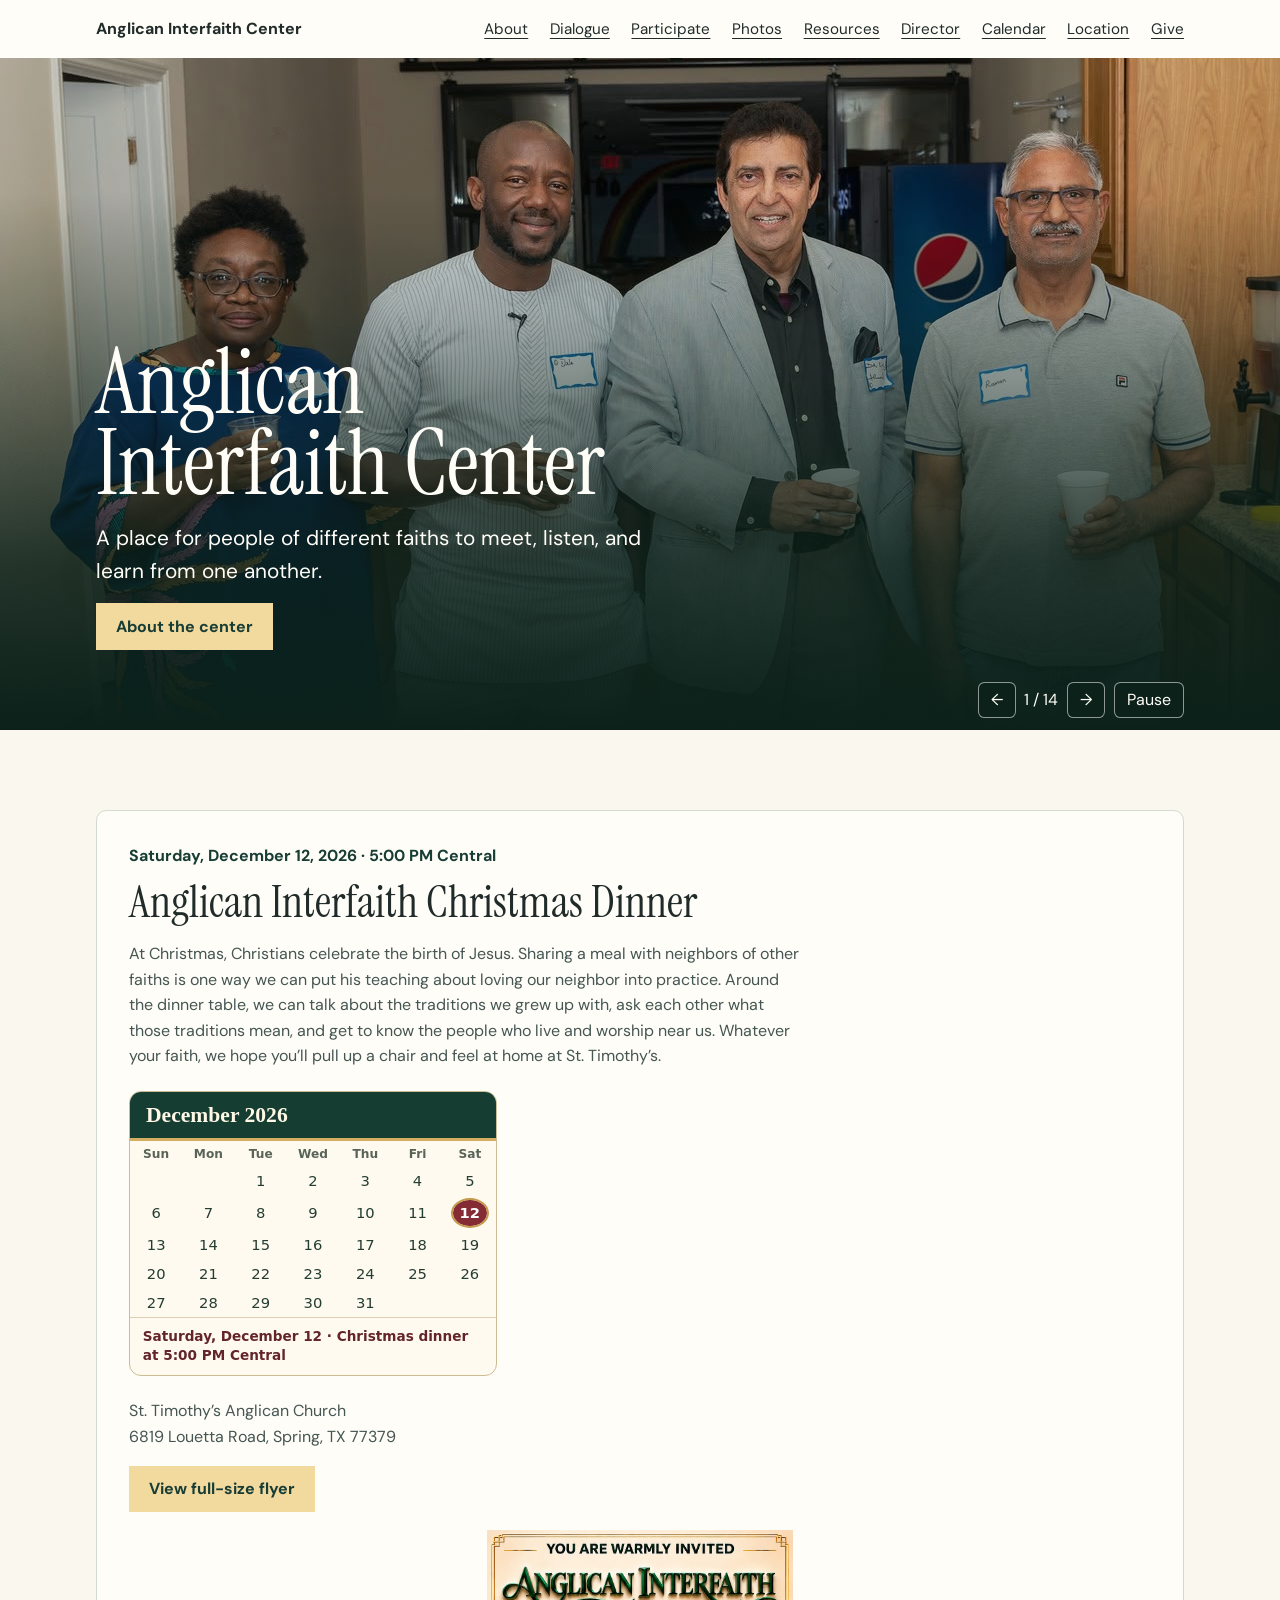
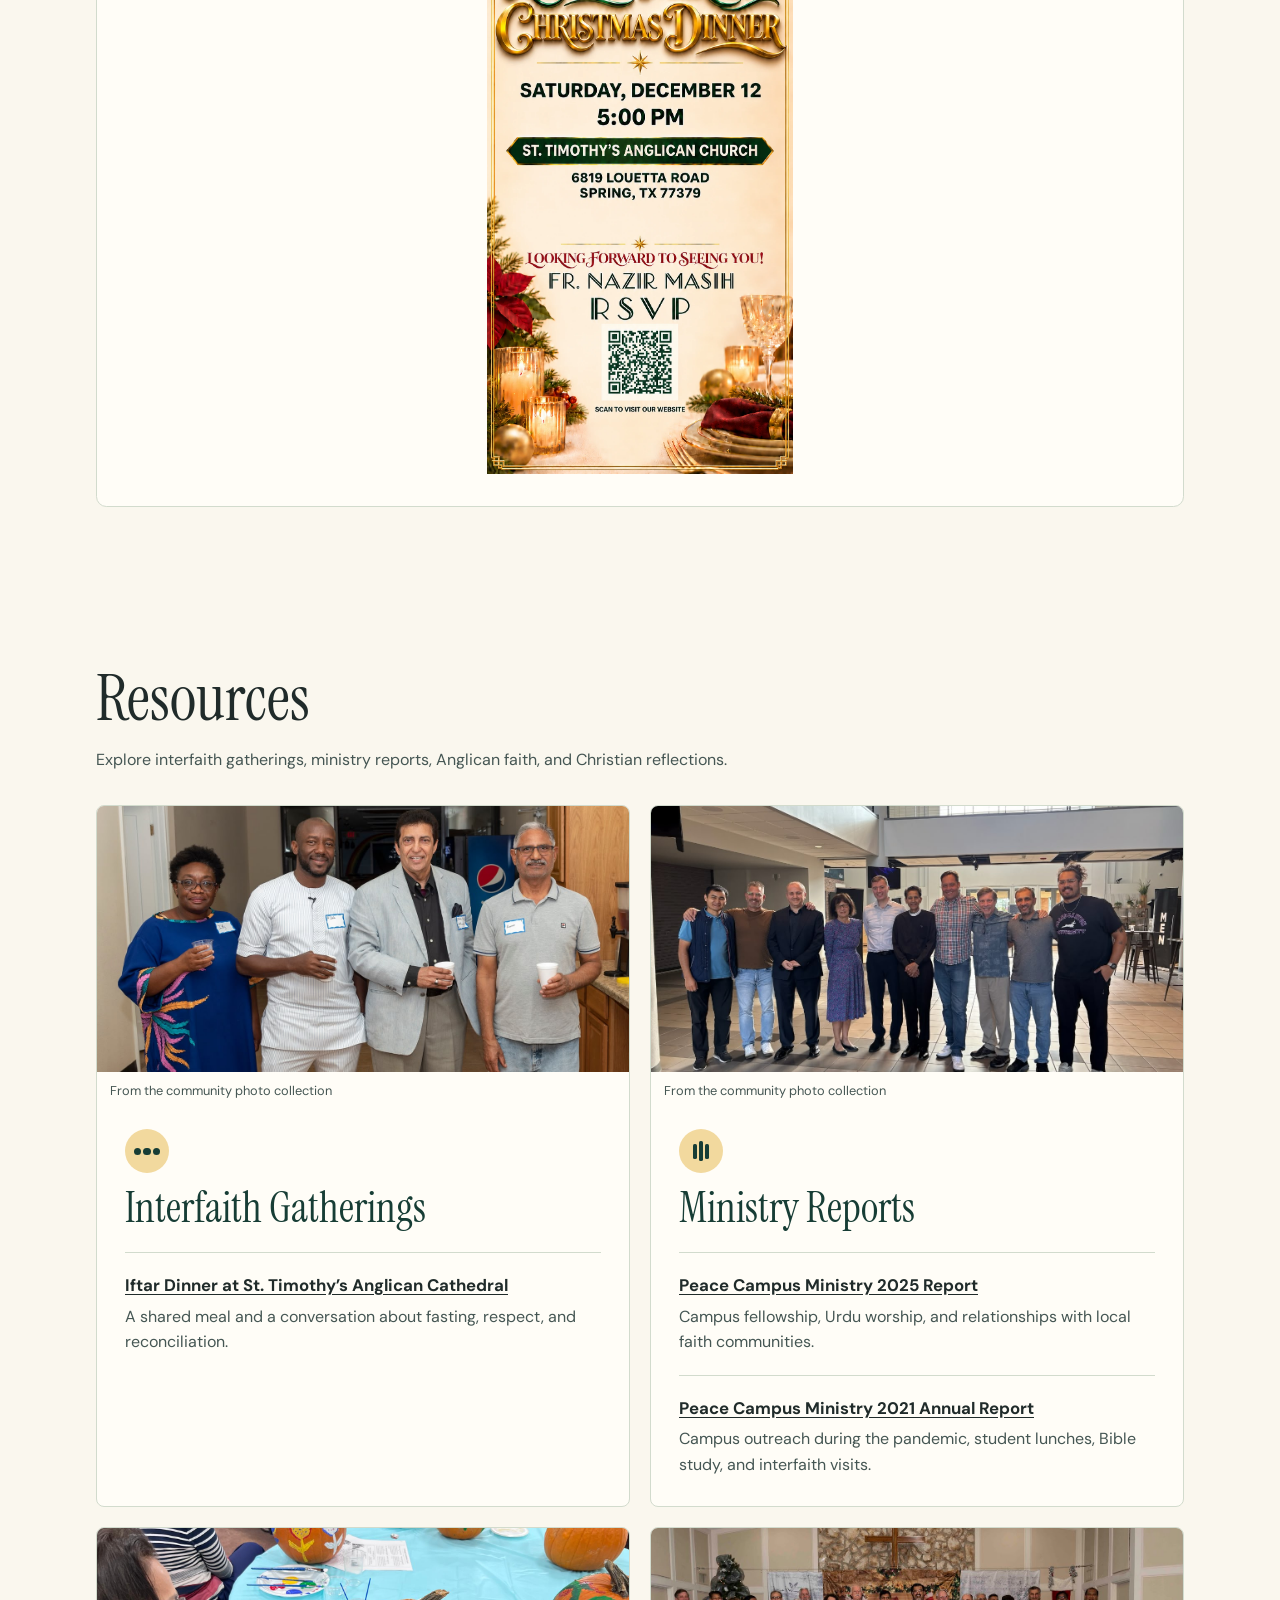
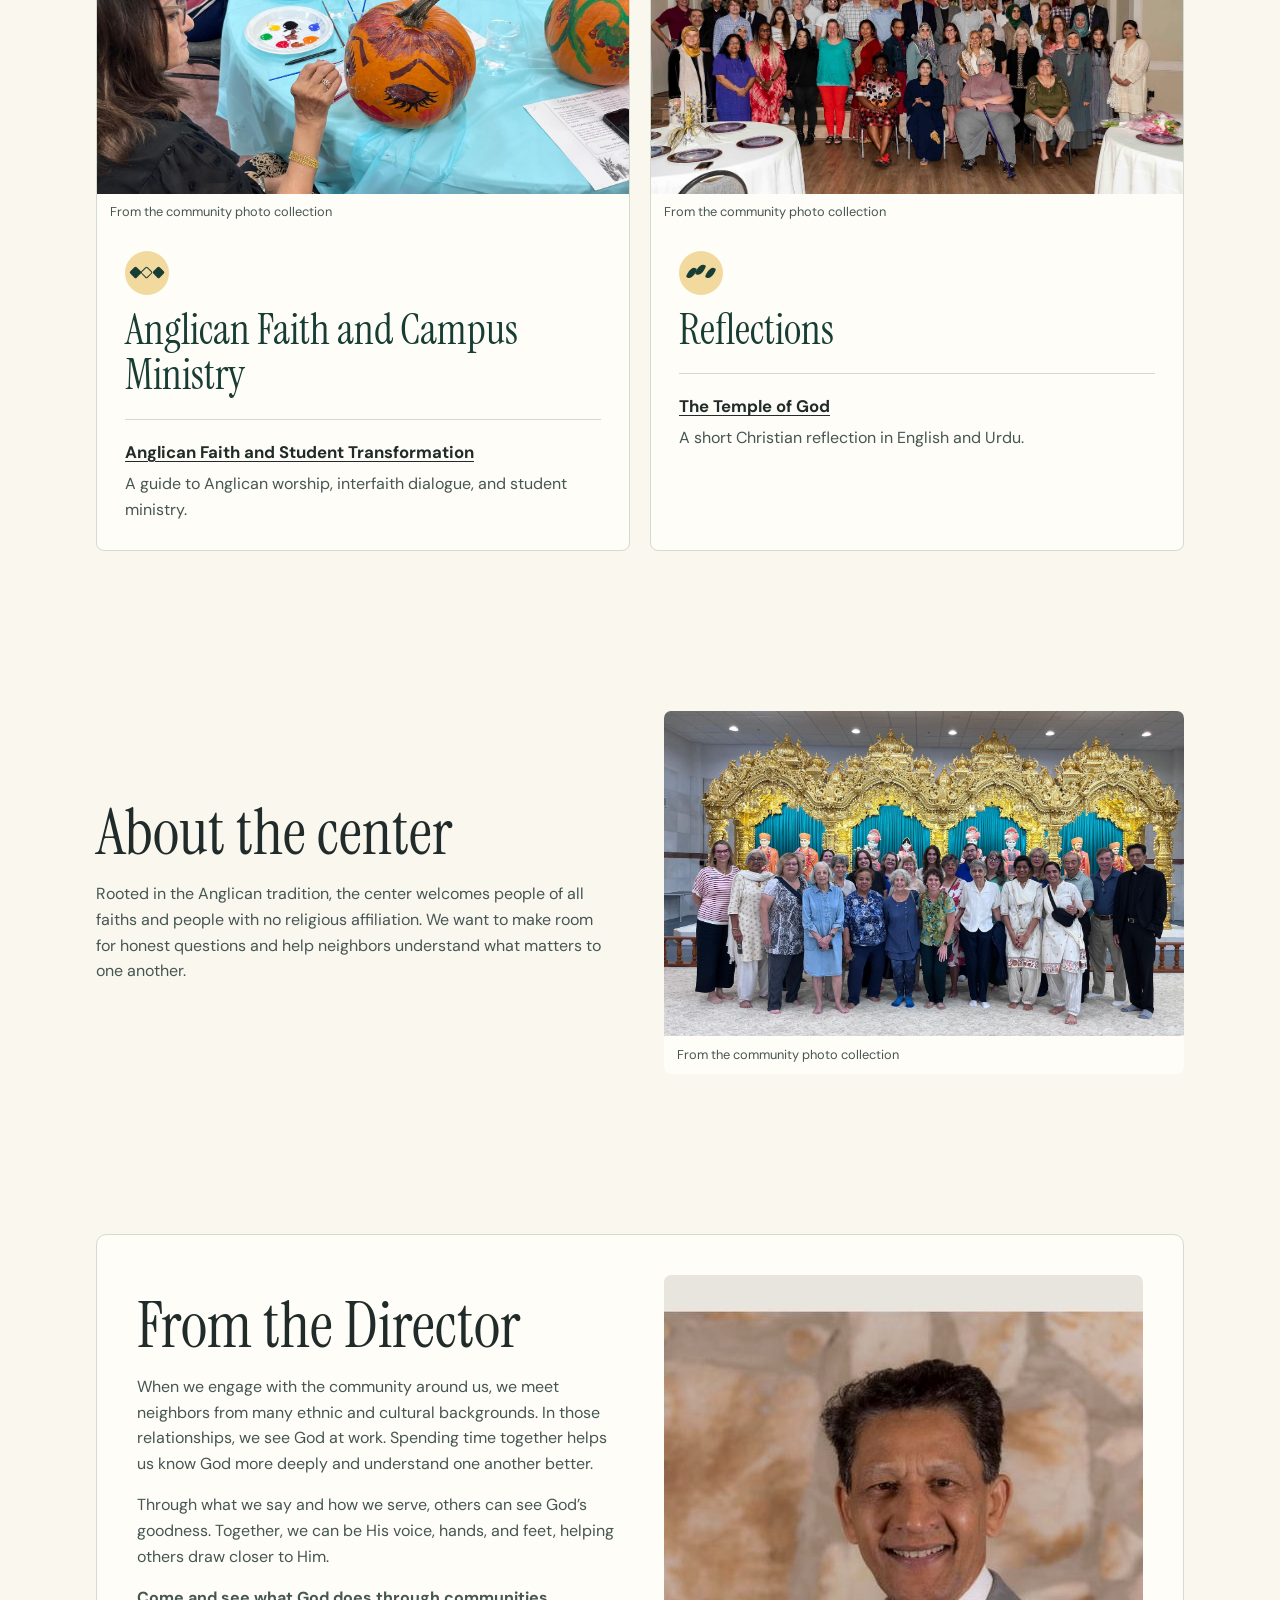
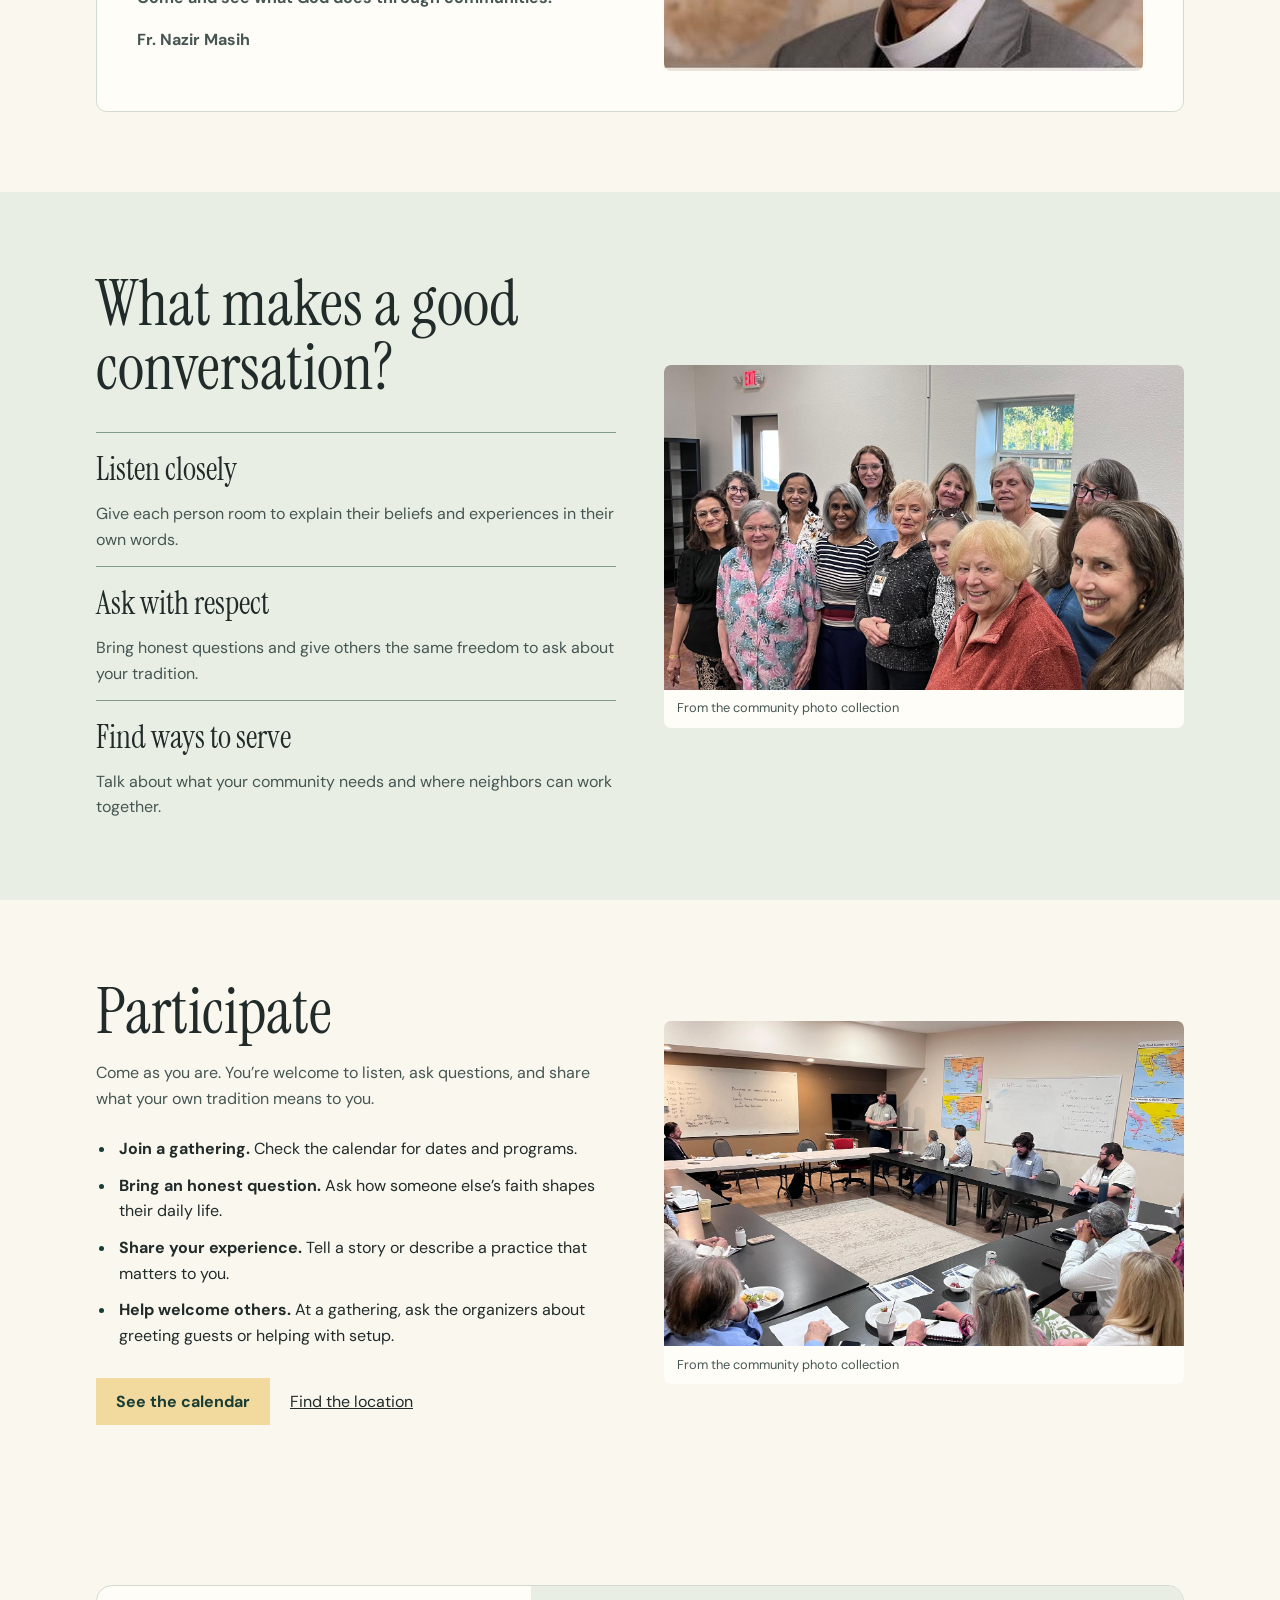
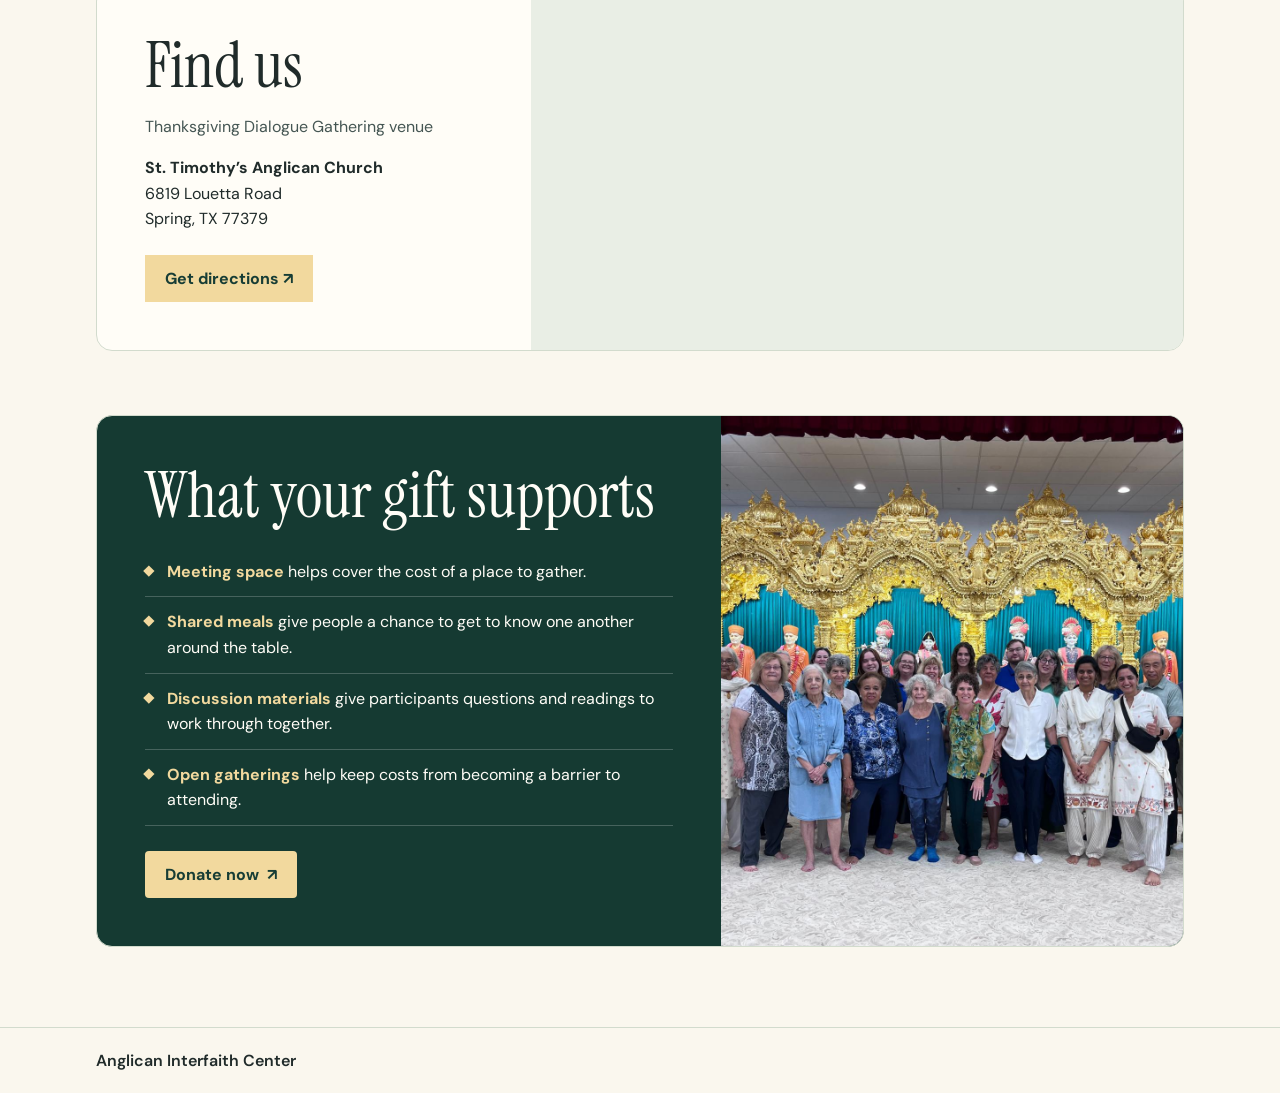
<file: index.html>
<!doctype html>
<html lang="en">
<head>
  <meta charset="utf-8">
  <meta name="viewport" content="width=device-width, initial-scale=1">
  <meta name="description" content="Anglican Interfaith Center is a place for people of different faiths to meet, listen, and learn from one another.">
  <title>Anglican Interfaith Center</title>
  <link rel="stylesheet" href="./styles.css?v=15">
  <script src="./slideshow.js?v=2" defer></script>
<style>.dinner-month{margin:1.4rem 0;width:min(100%,23rem);overflow:hidden;border:1px solid #cdbc93;border-radius:12px;background:#fffaf0;color:#243d32}.dinner-month table{width:100%;table-layout:fixed;border-collapse:collapse;text-align:center;font:normal .92rem/1.35 system-ui,sans-serif}.dinner-month caption{background:#153d32;color:#fff8e6;text-align:left;padding:.65rem 1rem;font:600 1.35rem Georgia,serif;border-bottom:3px solid #d4ac62}.dinner-month th,.dinner-month td{border:0;padding:.28rem 0;text-align:center}.dinner-month th{font-size:.76rem;color:#596459}.dinner-month strong{display:inline-block;padding:.2rem .42rem;border-radius:50%;background:#842b34;color:white;outline:2px solid #c49b4c}.dinner-month figcaption{padding:.6rem .8rem;border-top:1px solid #dbceb2;color:#63252a;font:600 .85rem/1.4 system-ui,sans-serif}</style>
</head>
<body>
  <a class="skip" href="#main">Skip to content</a>
  <header class="site-header">
    <div class="wrap header-inner">
      <a class="brand" href="./">Anglican Interfaith Center</a>
      <nav aria-label="Main">
        <a href="#about">About</a>
        <a href="#dialogue">Dialogue</a>
        <a href="#participate">Participate</a><a href="#photos">Photos</a>
      <a href="#resources">Resources</a><a href="#director">Director</a><a href="./calendar.html">Calendar</a><a href="#location">Location</a><a href="#give">Give</a></nav>
    </div>
  </header>
  <main id="main">
    <section id="photos" class="banner" aria-label="Community slideshow"><div class="banner-stage"><article class="banner-slide is-current"><img src="./WhatsApp%20Image%202026-11-13%20at%208.32.36%20PM.jpeg" alt="" decoding="async"><div class="wrap banner-copy"><h1>Anglican Interfaith Center</h1><p>A place for people of different faiths to meet, listen, and learn from one another.</p><a class="button" href="#about">About the center</a></div></article><article class="banner-slide" inert aria-hidden="true"><img src="./WhatsApp%20Image%202026-11-13%20at%208.42.29%20PM.jpeg" alt="" decoding="async"><div class="wrap banner-copy"><h2>Neighbors at the same table</h2><p>See how shared meals make room for honest conversation.</p><a class="button" href="./iftar.html">Interfaith gatherings</a></div></article><article class="banner-slide" inert aria-hidden="true"><img data-src="./WhatsApp%20Image%202026-11-13%20at%208.43.48%20PM.jpeg" alt="" decoding="async"><div class="wrap banner-copy"><h2>Faith in conversation</h2><p>Explore Anglican worship, student ministry, and interfaith dialogue.</p><a class="button" href="./anglican-faith.html">Read about Anglican faith</a></div></article><article class="banner-slide" inert aria-hidden="true"><img data-src="./WhatsApp%20Image%202026-11-13%20at%208.54.29%20PM%20%281%29.jpeg" alt="" decoding="async"><div class="wrap banner-copy"><h2>Make time to listen</h2><p>Find dates and programs for gatherings at the center.</p><a class="button" href="./calendar.html">Explore events</a></div></article><article class="banner-slide" inert aria-hidden="true"><img data-src="./WhatsApp%20Image%202026-11-13%20at%208.54.29%20PM.jpeg" alt="" decoding="async"><div class="wrap banner-copy"><h2>Learn from one another</h2><p>Read reports, reflections, and stories from the ministry.</p><a class="button" href="#resources">Browse resources</a></div></article><article class="banner-slide" inert aria-hidden="true"><img data-src="./WhatsApp%20Image%202026-11-13%20at%208.54.29%20PM%20%282%29.jpeg" alt="" decoding="async"><div class="wrap banner-copy"><h2>Anglican Interfaith Center</h2><p>A place for people of different faiths to meet, listen, and learn from one another.</p><a class="button" href="#about">About the center</a></div></article><article class="banner-slide" inert aria-hidden="true"><img data-src="./WhatsApp%20Image%202026-11-13%20at%208.54.29%20PM%20%283%29.jpeg" alt="" decoding="async"><div class="wrap banner-copy"><h2>Neighbors at the same table</h2><p>See how shared meals make room for honest conversation.</p><a class="button" href="./iftar.html">Interfaith gatherings</a></div></article><article class="banner-slide" inert aria-hidden="true"><img data-src="./WhatsApp%20Image%202026-11-13%20at%208.56.56%20PM.jpeg" alt="" decoding="async"><div class="wrap banner-copy"><h2>Faith in conversation</h2><p>Explore Anglican worship, student ministry, and interfaith dialogue.</p><a class="button" href="./anglican-faith.html">Read about Anglican faith</a></div></article><article class="banner-slide" inert aria-hidden="true"><img data-src="./WhatsApp%20Image%202026-11-13%20at%208.56.56%20PM%20%281%29.jpeg" alt="" decoding="async"><div class="wrap banner-copy"><h2>Make time to listen</h2><p>Find dates and programs for gatherings at the center.</p><a class="button" href="./calendar.html">Explore events</a></div></article><article class="banner-slide" inert aria-hidden="true"><img data-src="./WhatsApp%20Image%202026-11-13%20at%208.56.56%20PM%20%282%29.jpeg" alt="" decoding="async"><div class="wrap banner-copy"><h2>Learn from one another</h2><p>Read reports, reflections, and stories from the ministry.</p><a class="button" href="#resources">Browse resources</a></div></article><article class="banner-slide" inert aria-hidden="true"><img data-src="./WhatsApp%20Image%202026-11-13%20at%208.30.52%20PM.jpeg" alt="" decoding="async"><div class="wrap banner-copy"><h2>Anglican Interfaith Center</h2><p>A place for people of different faiths to meet, listen, and learn from one another.</p><a class="button" href="#about">About the center</a></div></article><article class="banner-slide" inert aria-hidden="true"><img data-src="./WhatsApp%20Image%202026-11-13%20at%208.28.42%20PM.jpeg" alt="" decoding="async"><div class="wrap banner-copy"><h2>Neighbors at the same table</h2><p>See how shared meals make room for honest conversation.</p><a class="button" href="./iftar.html">Interfaith gatherings</a></div></article><article class="banner-slide" inert aria-hidden="true"><img data-src="./WhatsApp%20Image%202026-11-13%20at%208.24.14%20PM.jpeg" alt="" decoding="async"><div class="wrap banner-copy"><h2>Faith in conversation</h2><p>Explore Anglican worship, student ministry, and interfaith dialogue.</p><a class="button" href="./anglican-faith.html">Read about Anglican faith</a></div></article><article class="banner-slide" inert aria-hidden="true"><img data-src="./WhatsApp%20Image%202026-11-13%20at%208.21.56%20PM.jpeg" alt="" decoding="async"><div class="wrap banner-copy"><h2>Make time to listen</h2><p>Find dates and programs for gatherings at the center.</p><a class="button" href="./calendar.html">Explore events</a></div></article></div>
<div class="wrap banner-controls" hidden>
<button type="button" data-step="-1" aria-label="Previous slide">&#8592;</button>
<span class="banner-count">1 / 14</span>
<button type="button" data-step="1" aria-label="Next slide">&#8594;</button>
<button type="button" class="banner-toggle">Pause</button>
</div></section>

    <section class="wrap section" aria-label="Featured event">
<article class="event-card event-with-photo" id="christmas-dinner">
  <div class="event-copy">
    <p class="event-date"><time datetime="2026-12-12T17:00:00-06:00">Saturday, December 12, 2026 · 5:00 PM Central</time></p>
    <h2>Anglican Interfaith Christmas Dinner</h2>
    <p>At Christmas, Christians celebrate the birth of Jesus. Sharing a meal with neighbors of other faiths is one way we can put his teaching about loving our neighbor into practice. Around the dinner table, we can talk about the traditions we grew up with, ask each other what those traditions mean, and get to know the people who live and worship near us. Whatever your faith, we hope you’ll pull up a chair and feel at home at St. Timothy’s.</p>
    <figure class="dinner-month"><table><caption>December 2026</caption><thead><tr><th scope="col">Sun</th><th scope="col">Mon</th><th scope="col">Tue</th><th scope="col">Wed</th><th scope="col">Thu</th><th scope="col">Fri</th><th scope="col">Sat</th></tr></thead><tbody>
<tr><td></td><td></td><td>1</td><td>2</td><td>3</td><td>4</td><td>5</td></tr>
<tr><td>6</td><td>7</td><td>8</td><td>9</td><td>10</td><td>11</td><td><strong aria-label="December 12, Christmas dinner">12</strong></td></tr>
<tr><td>13</td><td>14</td><td>15</td><td>16</td><td>17</td><td>18</td><td>19</td></tr>
<tr><td>20</td><td>21</td><td>22</td><td>23</td><td>24</td><td>25</td><td>26</td></tr>
<tr><td>27</td><td>28</td><td>29</td><td>30</td><td>31</td><td></td><td></td></tr>
</tbody></table><figcaption>Saturday, December 12 · Christmas dinner at 5:00 PM Central</figcaption></figure>
    <p>St. Timothy’s Anglican Church<br>6819 Louetta Road, Spring, TX 77379</p>
    <a class="button" href="./christmas-dinner.webp">View full-size flyer</a>
  </div>
  <a href="./christmas-dinner.webp" aria-label="Open the full-size Christmas dinner flyer"><img src="./christmas-dinner.webp" width="941" height="1672" loading="lazy" alt="Anglican Interfaith Christmas Dinner invitation from Fr. Nazir Masih" style="display:block;width:100%;height:auto;max-height:34rem;object-fit:contain"></a>
</article>
</section>
<section class="wrap section" id="resources" aria-labelledby="resources-title"><h2 id="resources-title">Resources</h2><p>Explore interfaith gatherings, ministry reports, Anglican faith, and Christian reflections.</p><div class="resource-grid">
      <section class="resource-card resource-visual"><figure class="feature-photo "><img src="./WhatsApp%20Image%202026-11-13%20at%208.32.36%20PM.jpeg" alt="A scene from the center’s community photo collection" loading="lazy" decoding="async"><figcaption>From the community photo collection</figcaption></figure><div class="resource-card-body"><span class="motif motif-gather" aria-hidden="true"><i></i><i></i><i></i></span><h2>Interfaith Gatherings</h2>
        <div class="resource-entry"><h3><a href="./iftar.html">Iftar Dinner at St. Timothy’s Anglican Cathedral</a></h3><p>A shared meal and a conversation about fasting, respect, and reconciliation.</p></div>
      </div></section>
      <section class="resource-card resource-visual"><figure class="feature-photo "><img src="./WhatsApp%20Image%202026-11-13%20at%208.43.48%20PM.jpeg" alt="A scene from the center’s community photo collection" loading="lazy" decoding="async"><figcaption>From the community photo collection</figcaption></figure><div class="resource-card-body"><span class="motif motif-reports" aria-hidden="true"><i></i><i></i><i></i></span><h2>Ministry Reports</h2>
        <div class="resource-entry"><h3><a href="./report-2025.html">Peace Campus Ministry 2025 Report</a></h3><p>Campus fellowship, Urdu worship, and relationships with local faith communities.</p></div>
        <div class="resource-entry"><h3><a href="./report-2021.html">Peace Campus Ministry 2021 Annual Report</a></h3><p>Campus outreach during the pandemic, student lunches, Bible study, and interfaith visits.</p></div>
      </div></section>
      <section class="resource-card resource-visual"><figure class="feature-photo "><img src="./WhatsApp%20Image%202026-11-13%20at%208.54.29%20PM%20%282%29.jpeg" alt="A scene from the center’s community photo collection" loading="lazy" decoding="async"><figcaption>From the community photo collection</figcaption></figure><div class="resource-card-body"><span class="motif motif-faith" aria-hidden="true"><i></i><i></i><i></i></span><h2>Anglican Faith and Campus Ministry</h2>
        <div class="resource-entry"><h3><a href="./anglican-faith.html">Anglican Faith and Student Transformation</a></h3><p>A guide to Anglican worship, interfaith dialogue, and student ministry.</p></div>
      </div></section>
      <section class="resource-card resource-visual"><figure class="feature-photo "><img src="./WhatsApp%20Image%202026-11-13%20at%208.28.42%20PM.jpeg" alt="A scene from the center’s community photo collection" loading="lazy" decoding="async"><figcaption>From the community photo collection</figcaption></figure><div class="resource-card-body"><span class="motif motif-reflect" aria-hidden="true"><i></i><i></i><i></i></span><h2>Reflections</h2>
        <div class="resource-entry"><h3><a href="./temple-of-god.html">The Temple of God</a></h3><p>A short Christian reflection in English and Urdu.</p></div>
      </div></section>
    </div>
  </section>
    <section class="wrap section" id="about" aria-labelledby="about-title"><div class="section-visual"><div>
      <h2 id="about-title">About the center</h2>
      <p>Rooted in the Anglican tradition, the center welcomes people of all faiths and people with no religious affiliation. We want to make room for honest questions and help neighbors understand what matters to one another.</p>
    </div><figure class="feature-photo "><img src="./WhatsApp%20Image%202026-11-13%20at%208.42.29%20PM.jpeg" alt="A scene from the center’s community photo collection" loading="lazy" decoding="async"><figcaption>From the community photo collection</figcaption></figure></div></section>
    <section class="wrap section" id="director" aria-labelledby="director-title">
<div class="section-visual director-message">
<div><h2 id="director-title">From the Director</h2>
<p>When we engage with the community around us, we meet neighbors from many ethnic and cultural backgrounds. In those relationships, we see God at work. Spending time together helps us know God more deeply and understand one another better.</p>
<p>Through what we say and how we serve, others can see God’s goodness. Together, we can be His voice, hands, and feet, helping others draw closer to Him.</p>
<p><strong>Come and see what God does through communities.</strong></p>
<p class="director-signature">Fr. Nazir Masih</p></div>
<figure class="feature-photo"><img src="./fr-nazir-masih.jpg" alt="Fr. Nazir Masih" width="542" height="396" loading="lazy" decoding="async"></figure>
</div>
</section>
<section class="dialogue" id="dialogue" aria-labelledby="dialogue-title"><div class="section-visual"><div>
      <div class="wrap section">
        <h2 id="dialogue-title">What makes a good conversation?</h2>
        <div class="topics">
          <article>
            <h3>Listen closely</h3>
            <p>Give each person room to explain their beliefs and experiences in their own words.</p>
          </article>
          <article>
            <h3>Ask with respect</h3>
            <p>Bring honest questions and give others the same freedom to ask about your tradition.</p>
          </article>
          <article>
            <h3>Find ways to serve</h3>
            <p>Talk about what your community needs and where neighbors can work together.</p>
          </article>
        </div>
      </div>
    </div><figure class="feature-photo "><img src="./WhatsApp%20Image%202026-11-13%20at%208.54.29%20PM%20%283%29.jpeg" alt="A scene from the center’s community photo collection" loading="lazy" decoding="async"><figcaption>From the community photo collection</figcaption></figure></div></section>
    <section class="wrap section" id="participate" aria-labelledby="participate-title"><div class="section-visual"><div>
      <h2 id="participate-title">Participate</h2>
      <p>Come as you are. You’re welcome to listen, ask questions, and share what your own tradition means to you.</p>
      <ul class="participate-list">
        <li><strong>Join a gathering.</strong> Check the calendar for dates and programs.</li>
        <li><strong>Bring an honest question.</strong> Ask how someone else’s faith shapes their daily life.</li>
        <li><strong>Share your experience.</strong> Tell a story or describe a practice that matters to you.</li>
        <li><strong>Help welcome others.</strong> At a gathering, ask the organizers about greeting guests or helping with setup.</li>
      </ul>
      <div class="participate-actions"><a class="button" href="./calendar.html">See the calendar</a><a href="#location">Find the location</a></div>
    </div><figure class="feature-photo "><img src="./WhatsApp%20Image%202026-11-13%20at%208.56.56%20PM%20%281%29.jpeg" alt="A scene from the center’s community photo collection" loading="lazy" decoding="async"><figcaption>From the community photo collection</figcaption></figure></div></section>
  
    <section class="wrap section visit-section" id="location" aria-labelledby="location-title">
  <div class="visit-card">
    <div class="visit-copy">
      <h2 id="location-title">Find us</h2>
      <p>Thanksgiving Dialogue Gathering venue</p>
      <address><strong>St. Timothy’s Anglican Church</strong><br>6819 Louetta Road<br>Spring, TX 77379</address>
      <a class="button" href="https://www.google.com/maps/dir/?api=1&amp;destination=6819+Louetta+Road%2C+Spring%2C+TX+77379">Get directions <span aria-hidden="true">&#8599;</span></a>
    </div>
    <iframe class="visit-map" title="Map of St. Timothy’s Anglican Church in Spring, Texas" src="https://maps.google.com/maps?q=6819+Louetta+Road%2C+Spring%2C+TX+77379&amp;output=embed" loading="lazy" referrerpolicy="no-referrer-when-downgrade"></iframe>
  </div>
</section>
    <section class="wrap section support-section" id="give" aria-labelledby="give-title">
  <div class="support-card">
    <div class="support-copy">
      <h2 id="give-title">What your gift supports</h2>
      <ul class="giving-impact">
        <li><strong>Meeting space</strong> helps cover the cost of a place to gather.</li>
        <li><strong>Shared meals</strong> give people a chance to get to know one another around the table.</li>
        <li><strong>Discussion materials</strong> give participants questions and readings to work through together.</li>
        <li><strong>Open gatherings</strong> help keep costs from becoming a barrier to attending.</li>
      </ul>
      <a class="button giving-button" href="https://subsplash.com/u/-KZCHBK/give?fund_id=c85ecf32-b2e1-410d-8f6b-1f85b94b3fec" target="_blank" rel="noopener noreferrer">Donate now <span aria-hidden="true">&#8599;</span></a>
    </div>
    <figure class="support-photo"><img src="./WhatsApp%20Image%202026-11-13%20at%208.42.29%20PM.jpeg" alt="A group gathered for a community photo" loading="lazy" decoding="async"></figure>
  </div>
</section>
  </main>
  <footer class="site-footer">
    <div class="wrap">Anglican Interfaith Center</div>
  </footer>
</body>
</html>
</file>
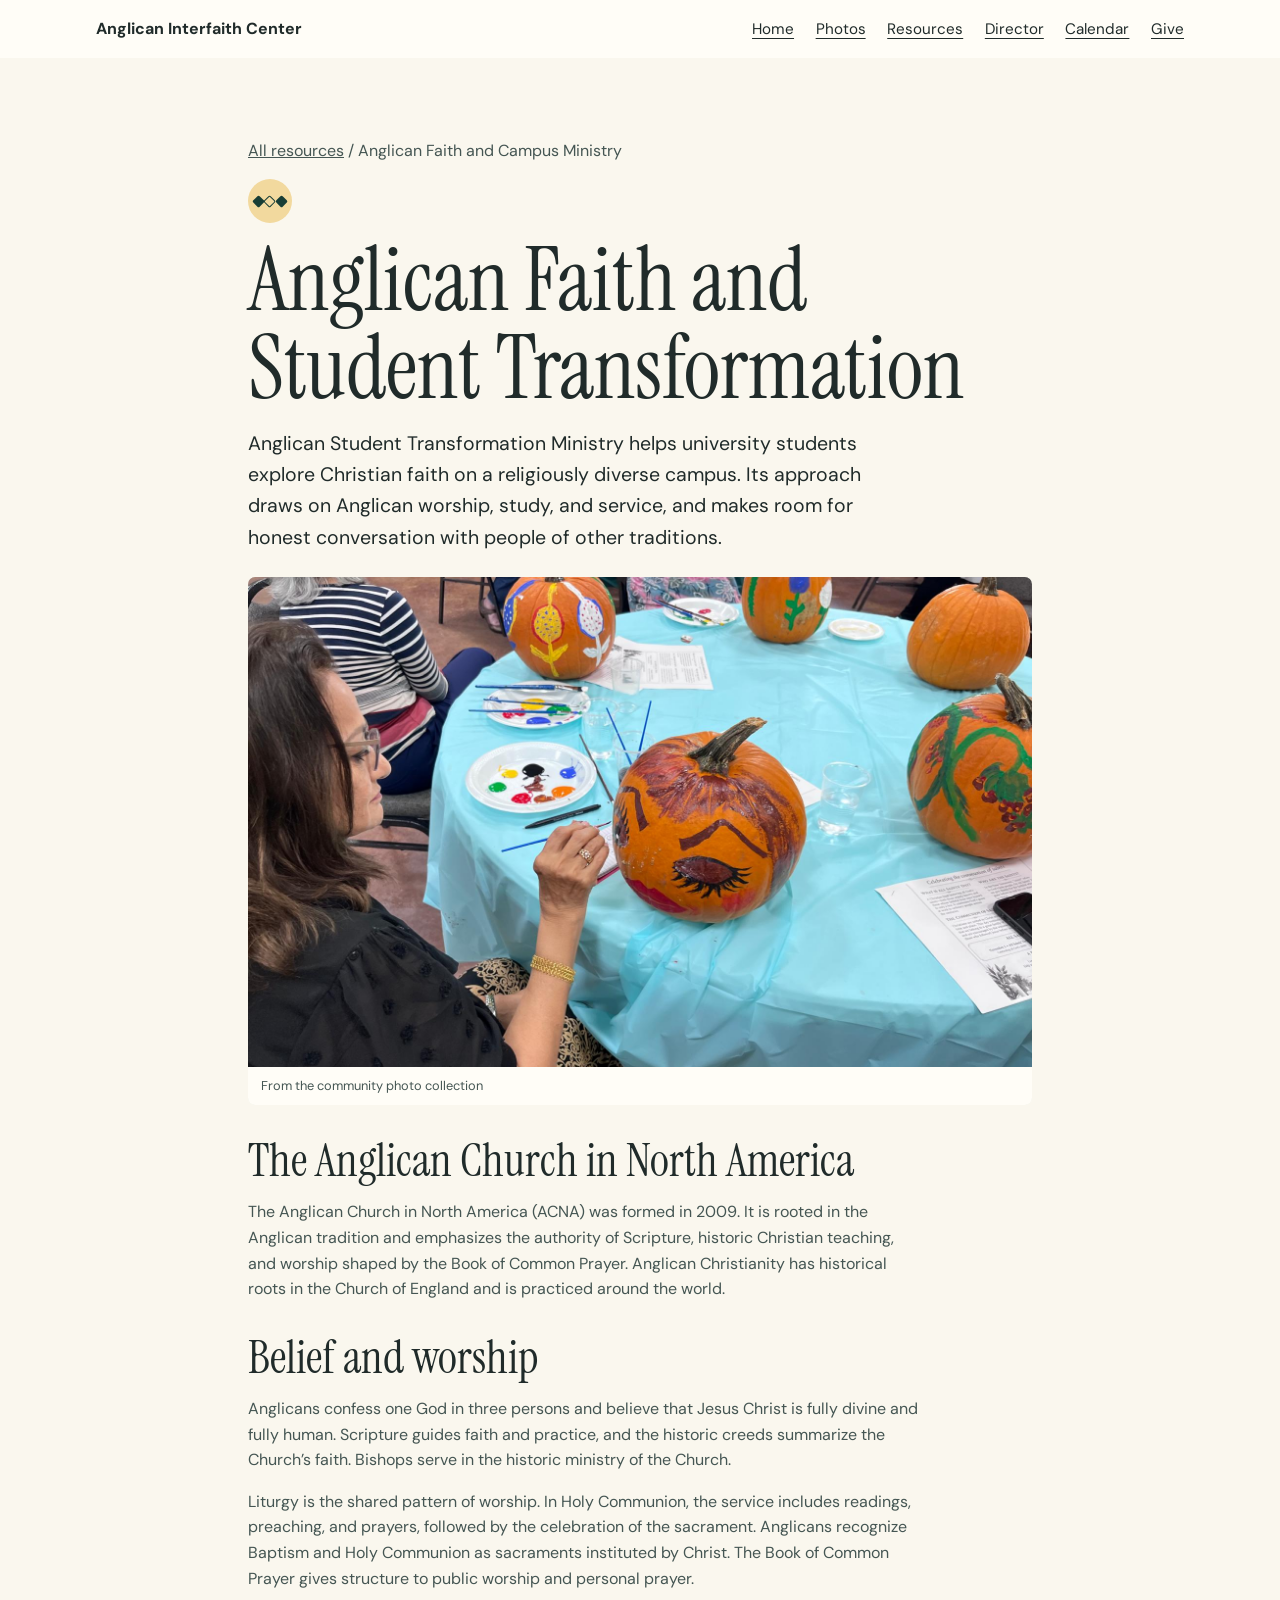
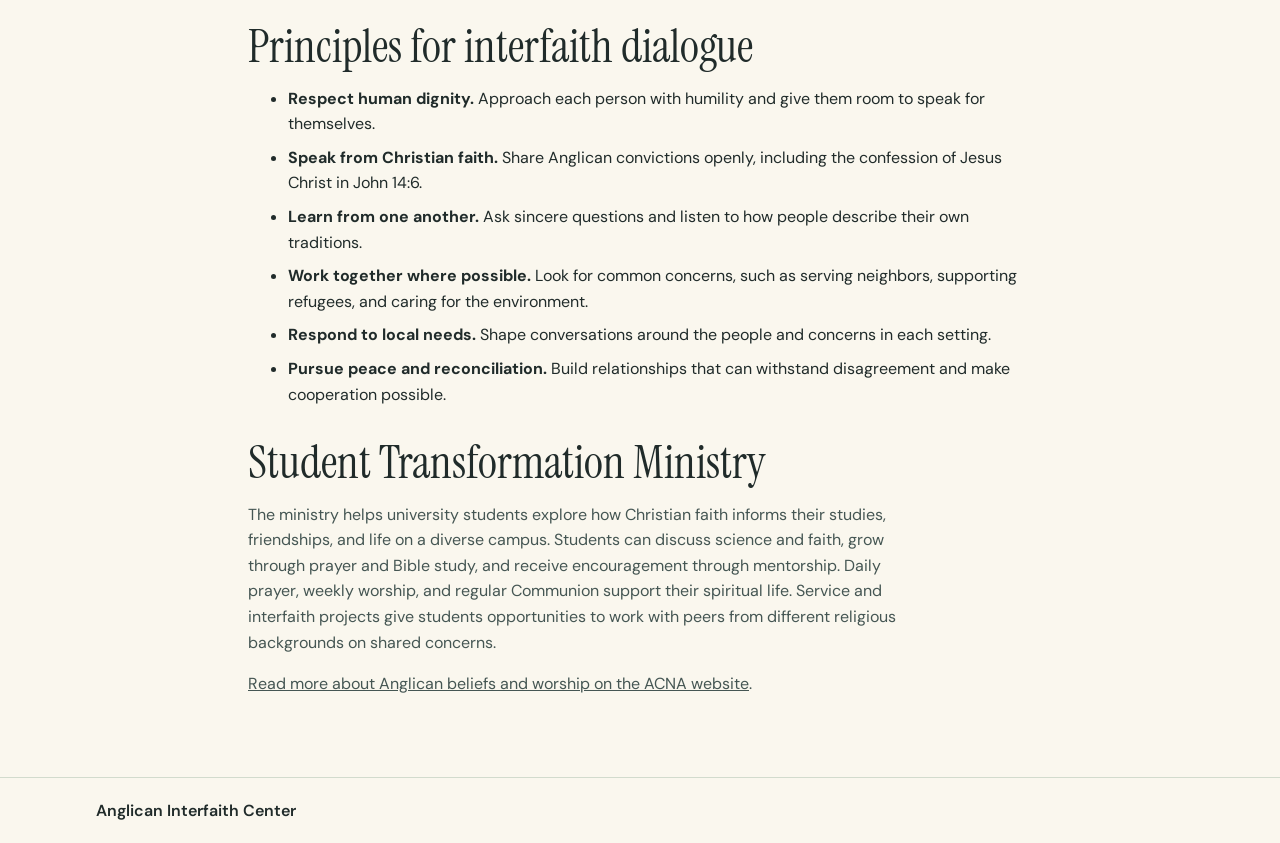
<file: anglican-faith.html>
<!doctype html>
<html lang="en">
<head>
  <meta charset="utf-8">
  <meta name="viewport" content="width=device-width, initial-scale=1">
  <title>Anglican Faith and Student Transformation | Anglican Interfaith Center</title>
  <link rel="stylesheet" href="./styles.css?v=5">
</head>
<body>
  <a class="skip" href="#main">Skip to content</a>
  <header class="site-header">
    <div class="wrap header-inner">
      <a class="brand" href="./index.html">Anglican Interfaith Center</a>
      <nav aria-label="Main"><a href="./index.html">Home</a><a href="./index.html#photos">Photos</a><a href="./resources.html">Resources</a><a href="./index.html#director">Director</a><a href="./calendar.html">Calendar</a><a href="./index.html#give">Give</a></nav>
    </div>
  </header>
  <main id="main" class="wrap section reading">
    <p class="back-link"><a href="./resources.html">All resources</a> / Anglican Faith and Campus Ministry</p>
    <article><span class="motif motif-faith" aria-hidden="true"><i></i><i></i><i></i></span>
      <h1 class="gallery-title">Anglican Faith and Student Transformation</h1>
      
      
<p class="article-intro">Anglican Student Transformation Ministry helps university students explore Christian faith on a religiously diverse campus. Its approach draws on Anglican worship, study, and service, and makes room for honest conversation with people of other traditions.</p><figure class="feature-photo article-photo"><img src="./WhatsApp%20Image%202026-11-13%20at%208.54.29%20PM%20%282%29.jpeg" alt="A scene from the center’s community photo collection" loading="lazy" decoding="async"><figcaption>From the community photo collection</figcaption></figure>
<h2>The Anglican Church in North America</h2>
<p>The Anglican Church in North America (ACNA) was formed in 2009. It is rooted in the Anglican tradition and emphasizes the authority of Scripture, historic Christian teaching, and worship shaped by the Book of Common Prayer. Anglican Christianity has historical roots in the Church of England and is practiced around the world.</p>
<h2>Belief and worship</h2>
<p>Anglicans confess one God in three persons and believe that Jesus Christ is fully divine and fully human. Scripture guides faith and practice, and the historic creeds summarize the Church’s faith. Bishops serve in the historic ministry of the Church.</p>
<p>Liturgy is the shared pattern of worship. In Holy Communion, the service includes readings, preaching, and prayers, followed by the celebration of the sacrament. Anglicans recognize Baptism and Holy Communion as sacraments instituted by Christ. The Book of Common Prayer gives structure to public worship and personal prayer.</p>
<h2>Principles for interfaith dialogue</h2>
<ul><li><strong>Respect human dignity.</strong> Approach each person with humility and give them room to speak for themselves.</li><li><strong>Speak from Christian faith.</strong> Share Anglican convictions openly, including the confession of Jesus Christ in John 14:6.</li><li><strong>Learn from one another.</strong> Ask sincere questions and listen to how people describe their own traditions.</li><li><strong>Work together where possible.</strong> Look for common concerns, such as serving neighbors, supporting refugees, and caring for the environment.</li><li><strong>Respond to local needs.</strong> Shape conversations around the people and concerns in each setting.</li><li><strong>Pursue peace and reconciliation.</strong> Build relationships that can withstand disagreement and make cooperation possible.</li></ul>
<h2>Student Transformation Ministry</h2>
<p>The ministry helps university students explore how Christian faith informs their studies, friendships, and life on a diverse campus. Students can discuss science and faith, grow through prayer and Bible study, and receive encouragement through mentorship. Daily prayer, weekly worship, and regular Communion support their spiritual life. Service and interfaith projects give students opportunities to work with peers from different religious backgrounds on shared concerns.</p>
<p><a href="https://anglicanchurch.net/about/">Read more about Anglican beliefs and worship on the ACNA website</a>.</p>
    </article>
  </main>
  <footer class="site-footer"><div class="wrap">Anglican Interfaith Center</div></footer>
</body>
</html>
</file>
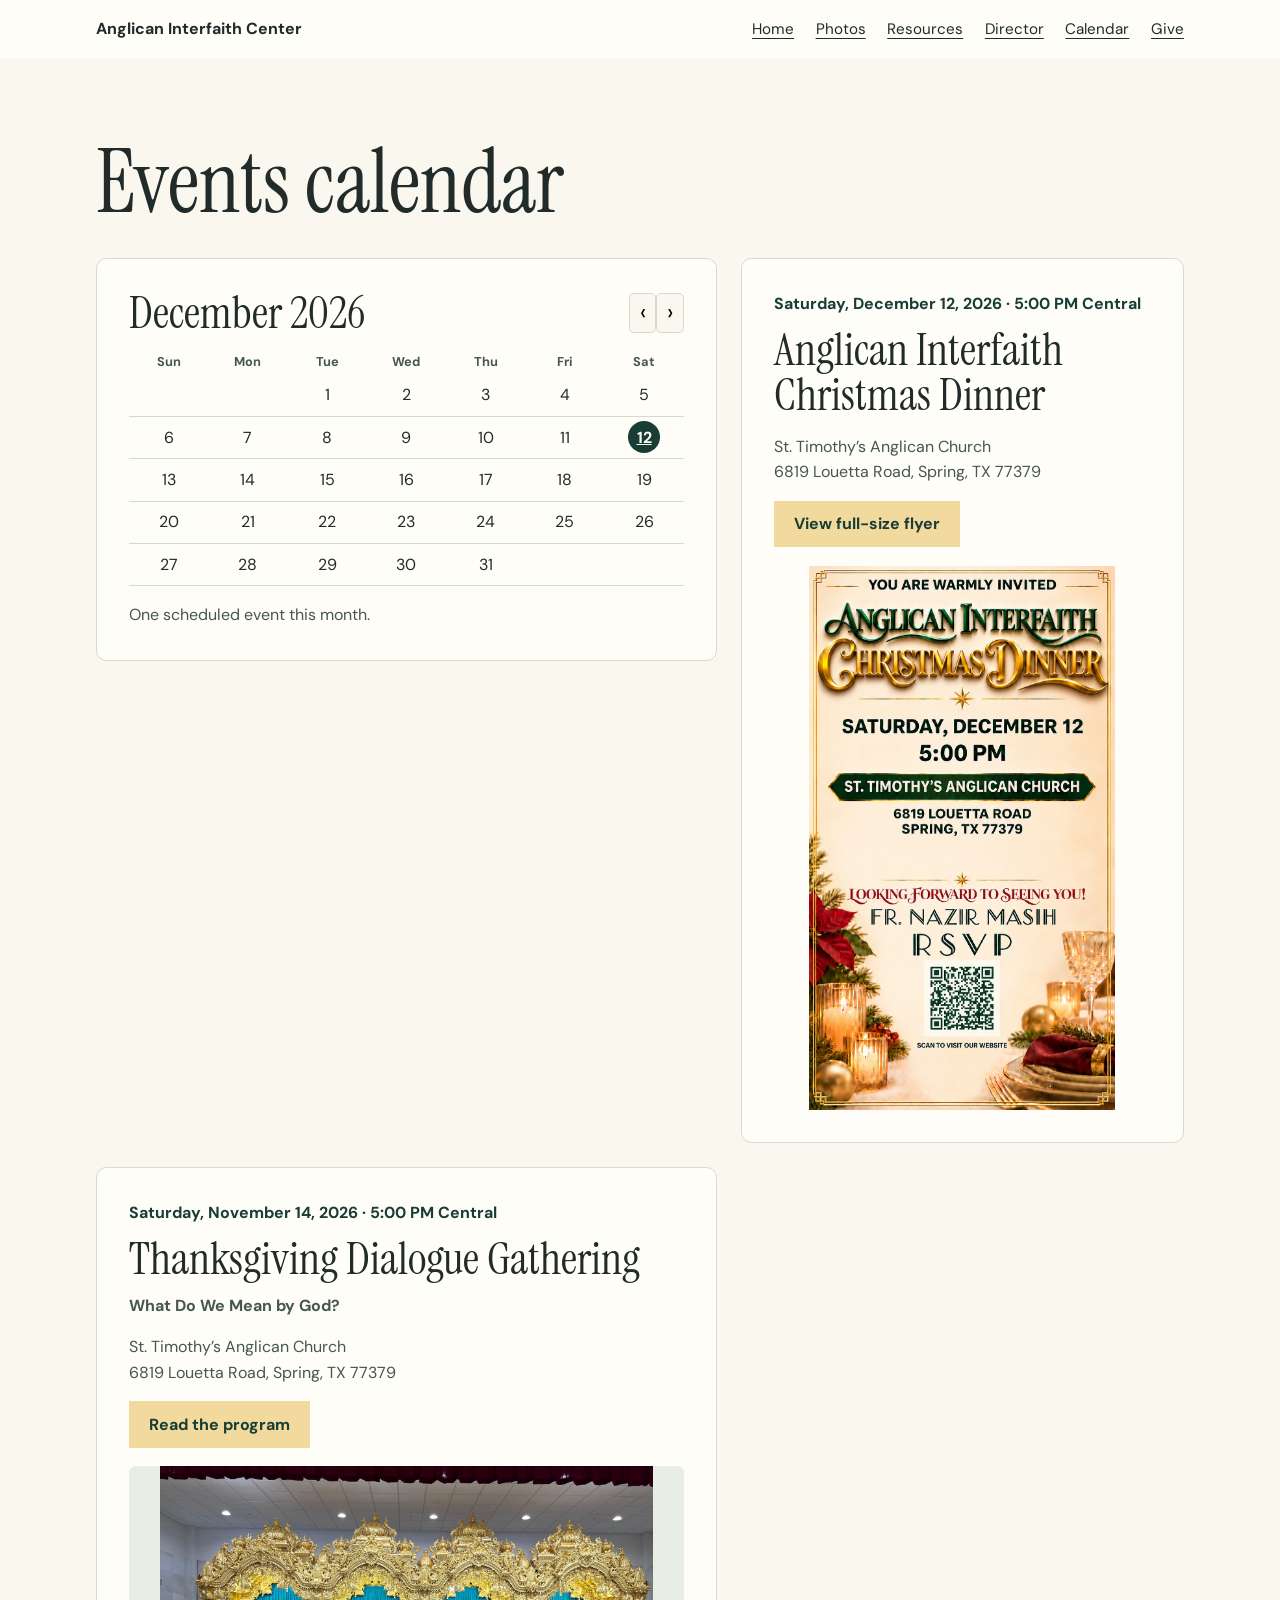
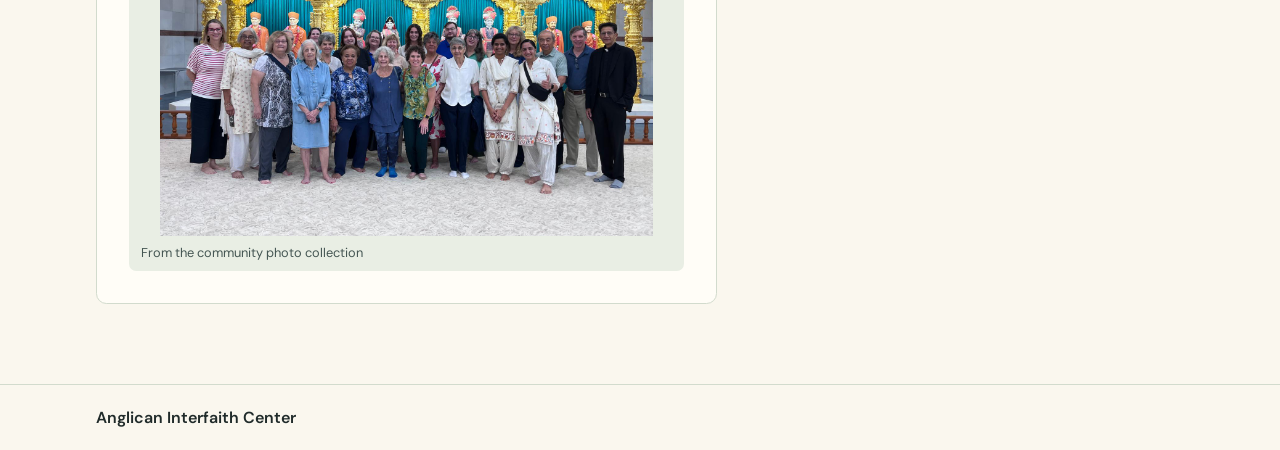
<file: calendar.html>
<!doctype html>
<html lang="en"><head><meta charset="utf-8"><meta name="viewport" content="width=device-width, initial-scale=1"><title>Events Calendar | Anglican Interfaith Center</title><link rel="stylesheet" href="./styles.css?v=6"></head>
<body><a class="skip" href="#main">Skip to content</a><header class="site-header"><div class="wrap header-inner"><a class="brand" href="./index.html">Anglican Interfaith Center</a><nav aria-label="Main"><a href="./index.html">Home</a><a href="./index.html#photos">Photos</a><a href="./resources.html">Resources</a><a href="./index.html#director">Director</a><a href="./calendar.html" aria-current="page">Calendar</a><a href="./index.html#give">Give</a></nav></div></header>
<main id="main" class="wrap section">
<h1 class="gallery-title">Events calendar</h1>
<div class="calendar-layout">
<section class="calendar-panel" aria-label="Monthly calendar">
<div class="calendar-header"><h2 id="month" aria-live="polite">December 2026</h2><div id="month-controls" hidden><button type="button" id="previous" aria-label="Previous month">‹</button><button type="button" id="next" aria-label="Next month">›</button></div></div>
<table id="calendar-grid" hidden aria-labelledby="month"><thead><tr><th scope="col">Sun</th><th scope="col">Mon</th><th scope="col">Tue</th><th scope="col">Wed</th><th scope="col">Thu</th><th scope="col">Fri</th><th scope="col">Sat</th></tr></thead><tbody></tbody></table>
<p id="month-status" aria-live="polite"></p>
</section>
<article class="event-card event-with-photo" id="christmas-dinner">
  <div class="event-copy">
    <p class="event-date"><time datetime="2026-12-12T17:00:00-06:00">Saturday, December 12, 2026 · 5:00 PM Central</time></p>
    <h2>Anglican Interfaith Christmas Dinner</h2>
    <p>St. Timothy’s Anglican Church<br>6819 Louetta Road, Spring, TX 77379</p>
    <a class="button" href="./christmas-dinner.webp">View full-size flyer</a>
  </div>
  <a href="./christmas-dinner.webp" aria-label="Open the full-size Christmas dinner flyer"><img src="./christmas-dinner.webp" width="941" height="1672" loading="lazy" alt="Anglican Interfaith Christmas Dinner invitation from Fr. Nazir Masih" style="display:block;width:100%;height:auto;max-height:34rem;object-fit:contain"></a>
</article>
<article class="event-card event-with-photo" id="thanksgiving"><div class="event-copy">
<p class="event-date"><time datetime="2026-11-14T17:00:00-06:00">Saturday, November 14, 2026 · 5:00 PM Central</time></p>
<h2>Thanksgiving Dialogue Gathering</h2>
<p class="event-theme">What Do We Mean by God?</p>
<p>St. Timothy’s Anglican Church<br>6819 Louetta Road, Spring, TX 77379</p>
<a class="button" href="./thanksgiving-dialogue.html">Read the program</a>
</div><figure class="event-photo"><img src="./WhatsApp%20Image%202026-11-13%20at%208.42.29%20PM.jpeg" alt="A photo from the center’s community collection" loading="lazy" decoding="async"><figcaption>From the community photo collection</figcaption></figure></article>
</div>
</main>
<script src="./calendar.js?v=2" defer></script>

<footer class="site-footer"><div class="wrap">Anglican Interfaith Center</div></footer></body></html>
</file>
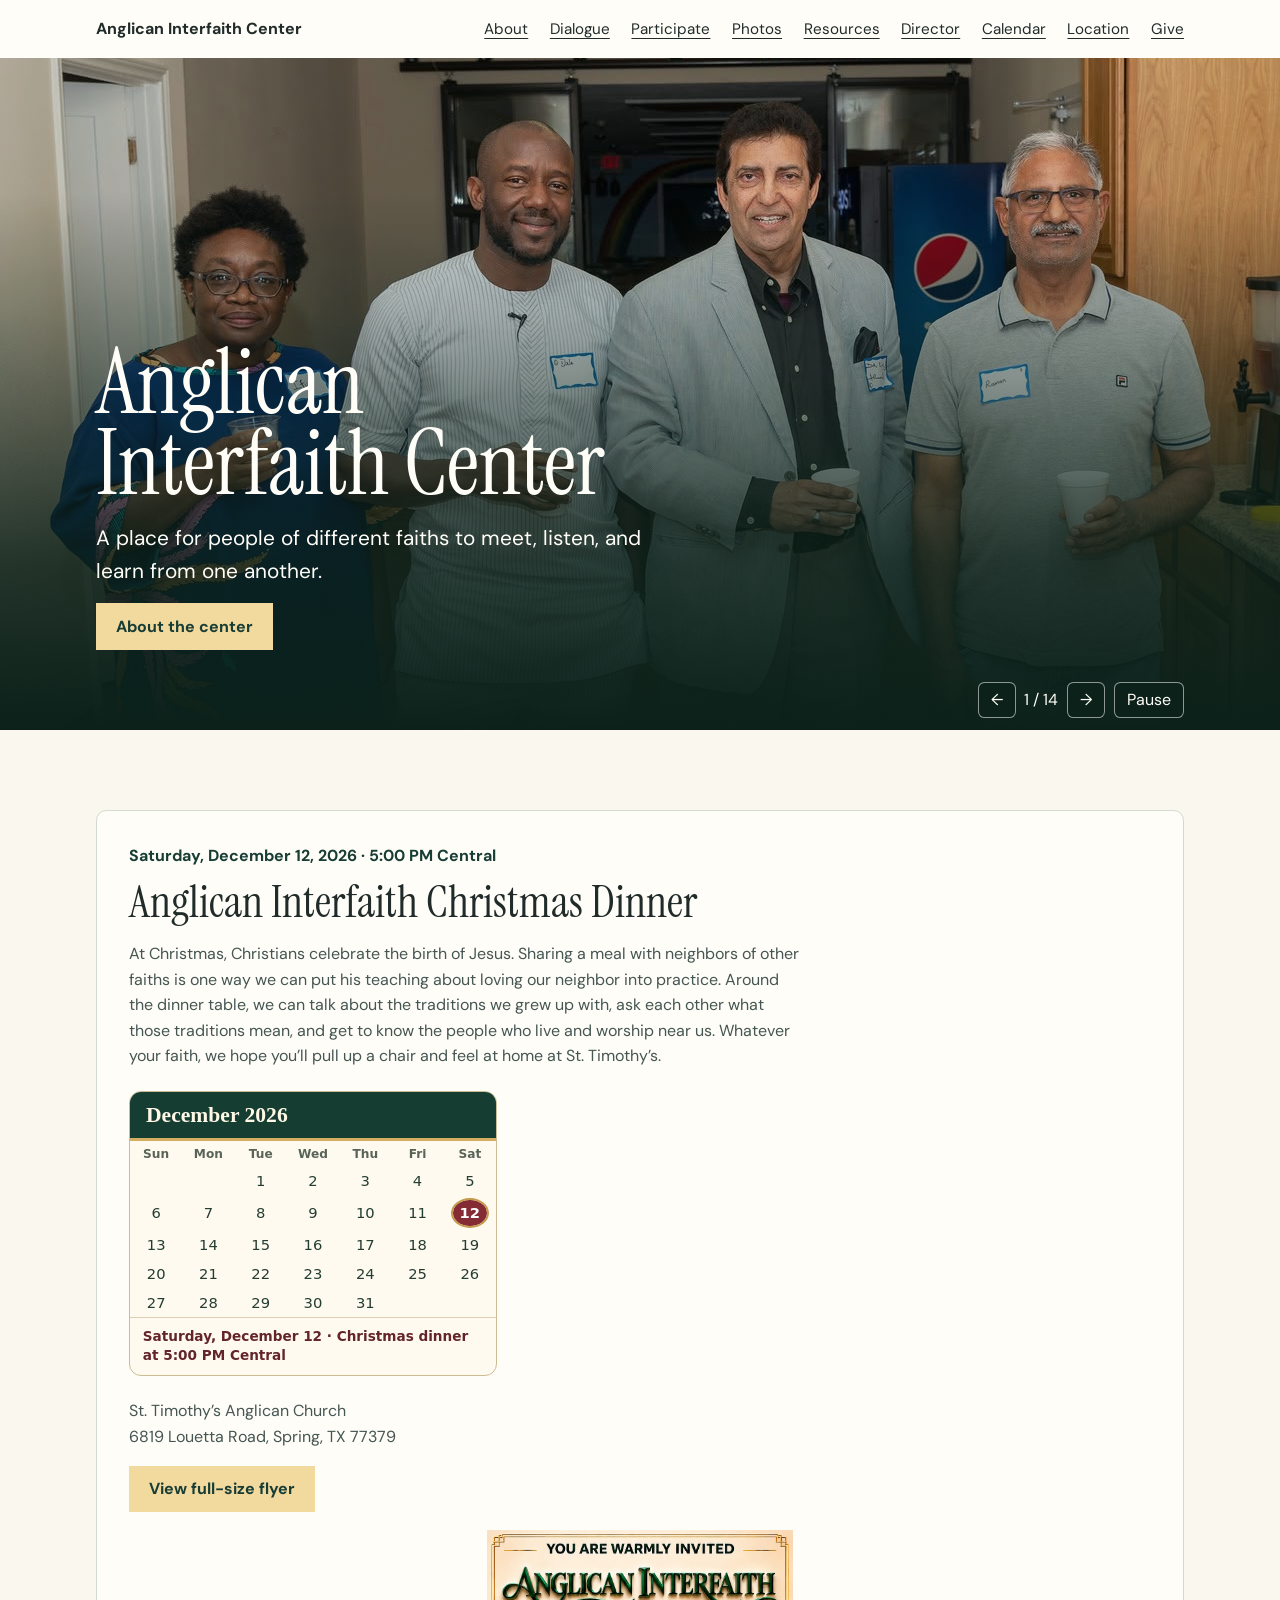
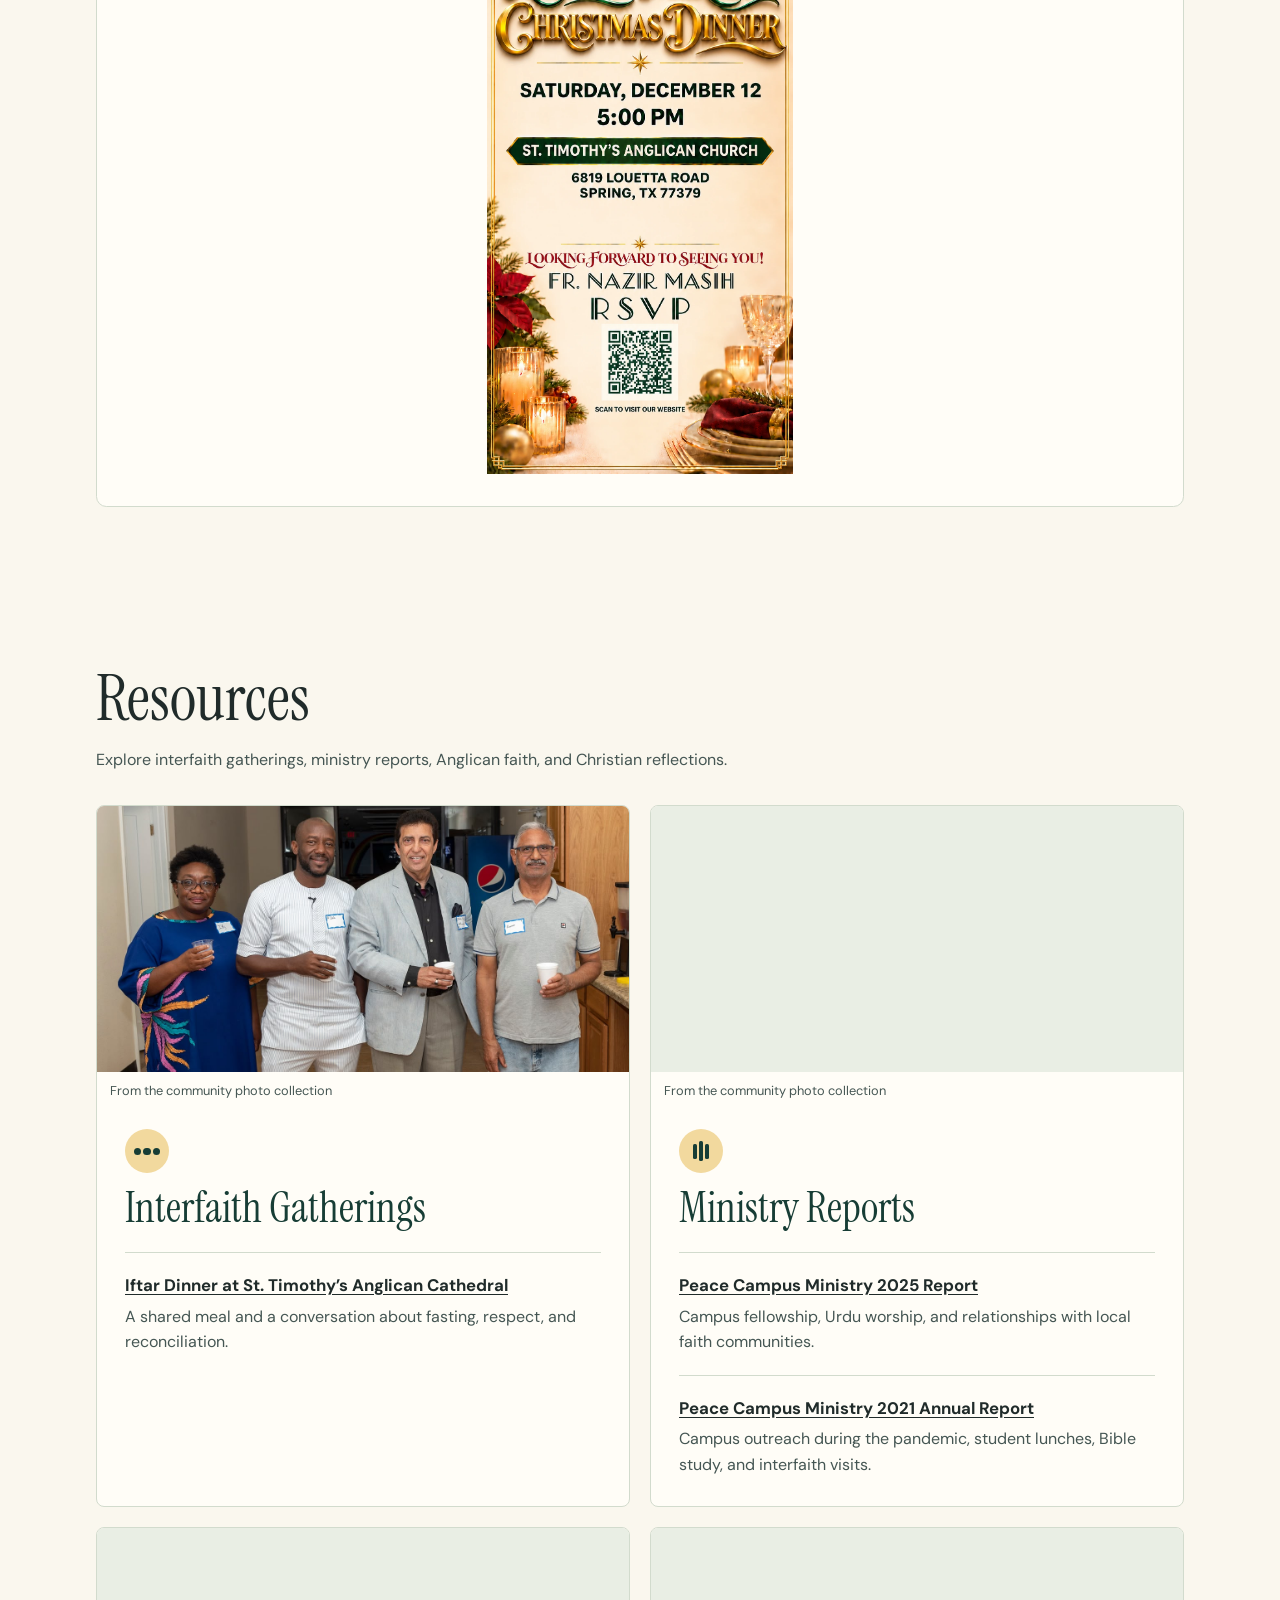
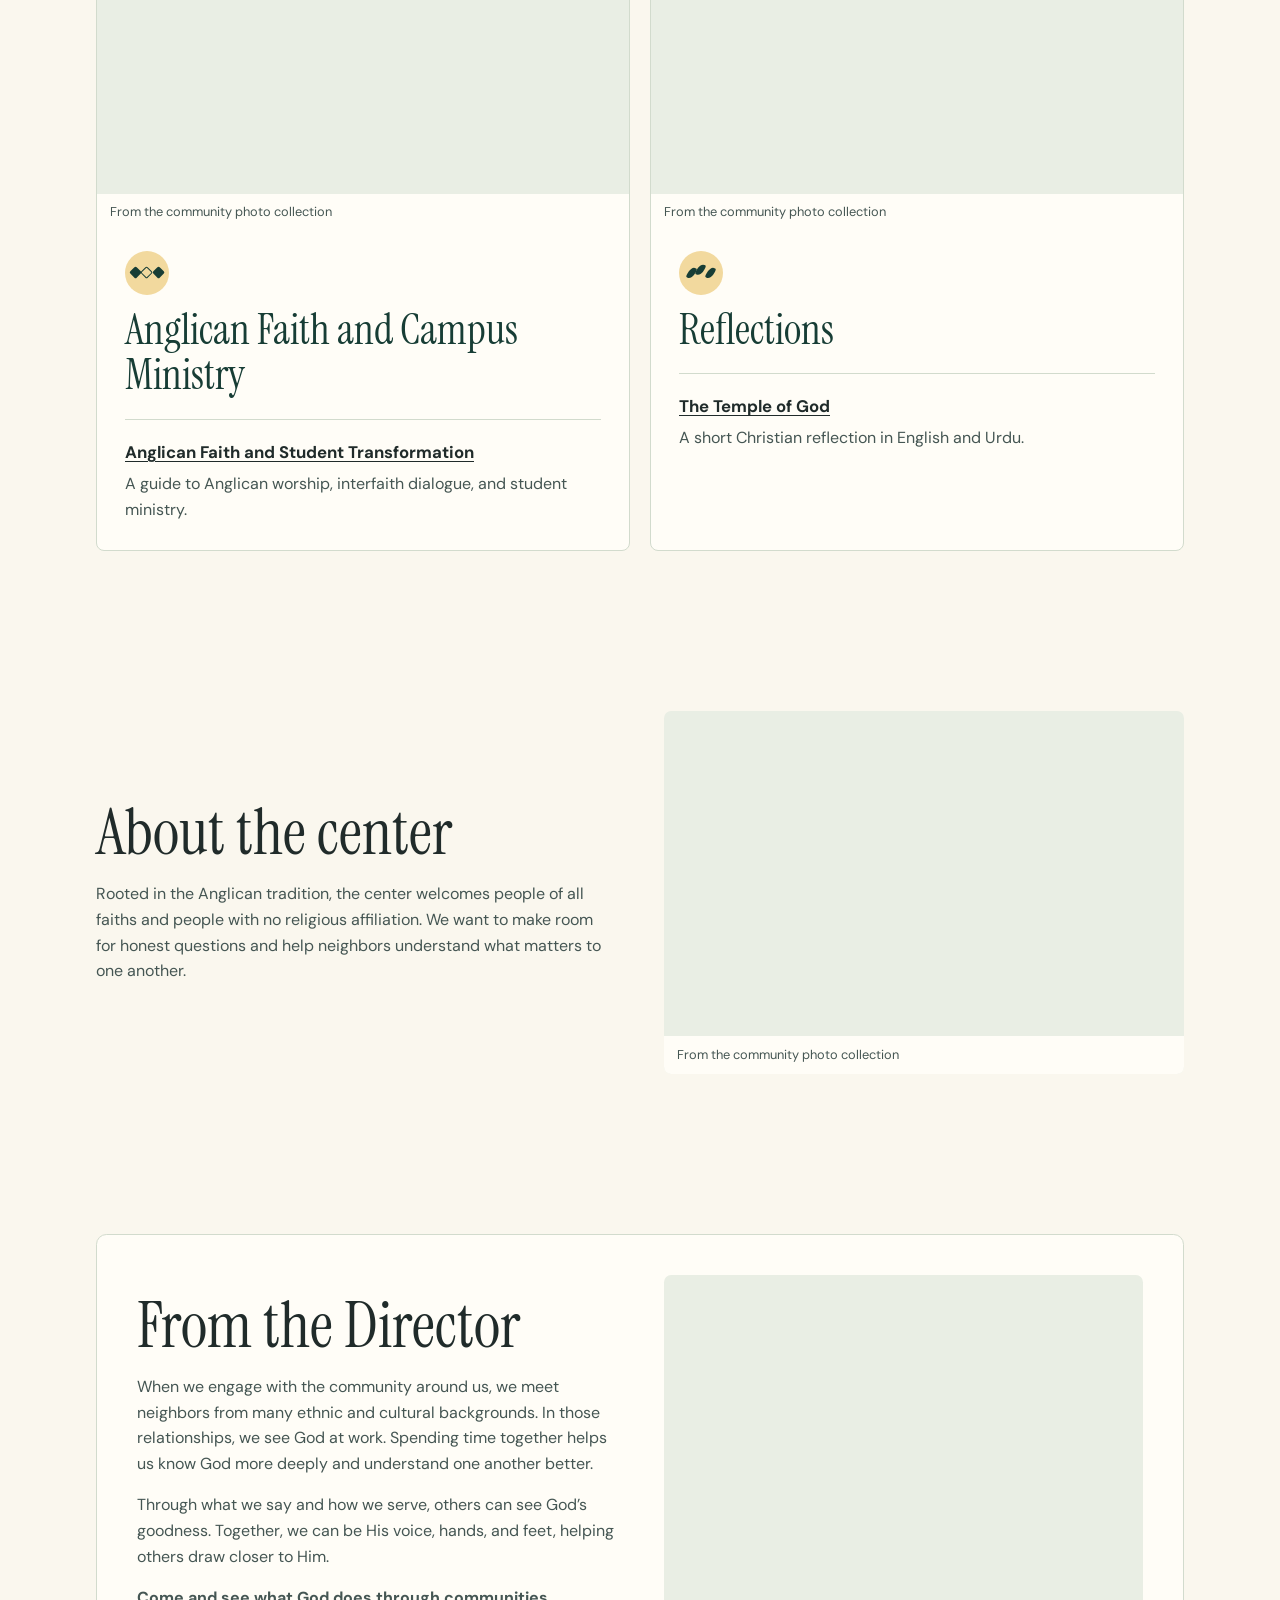
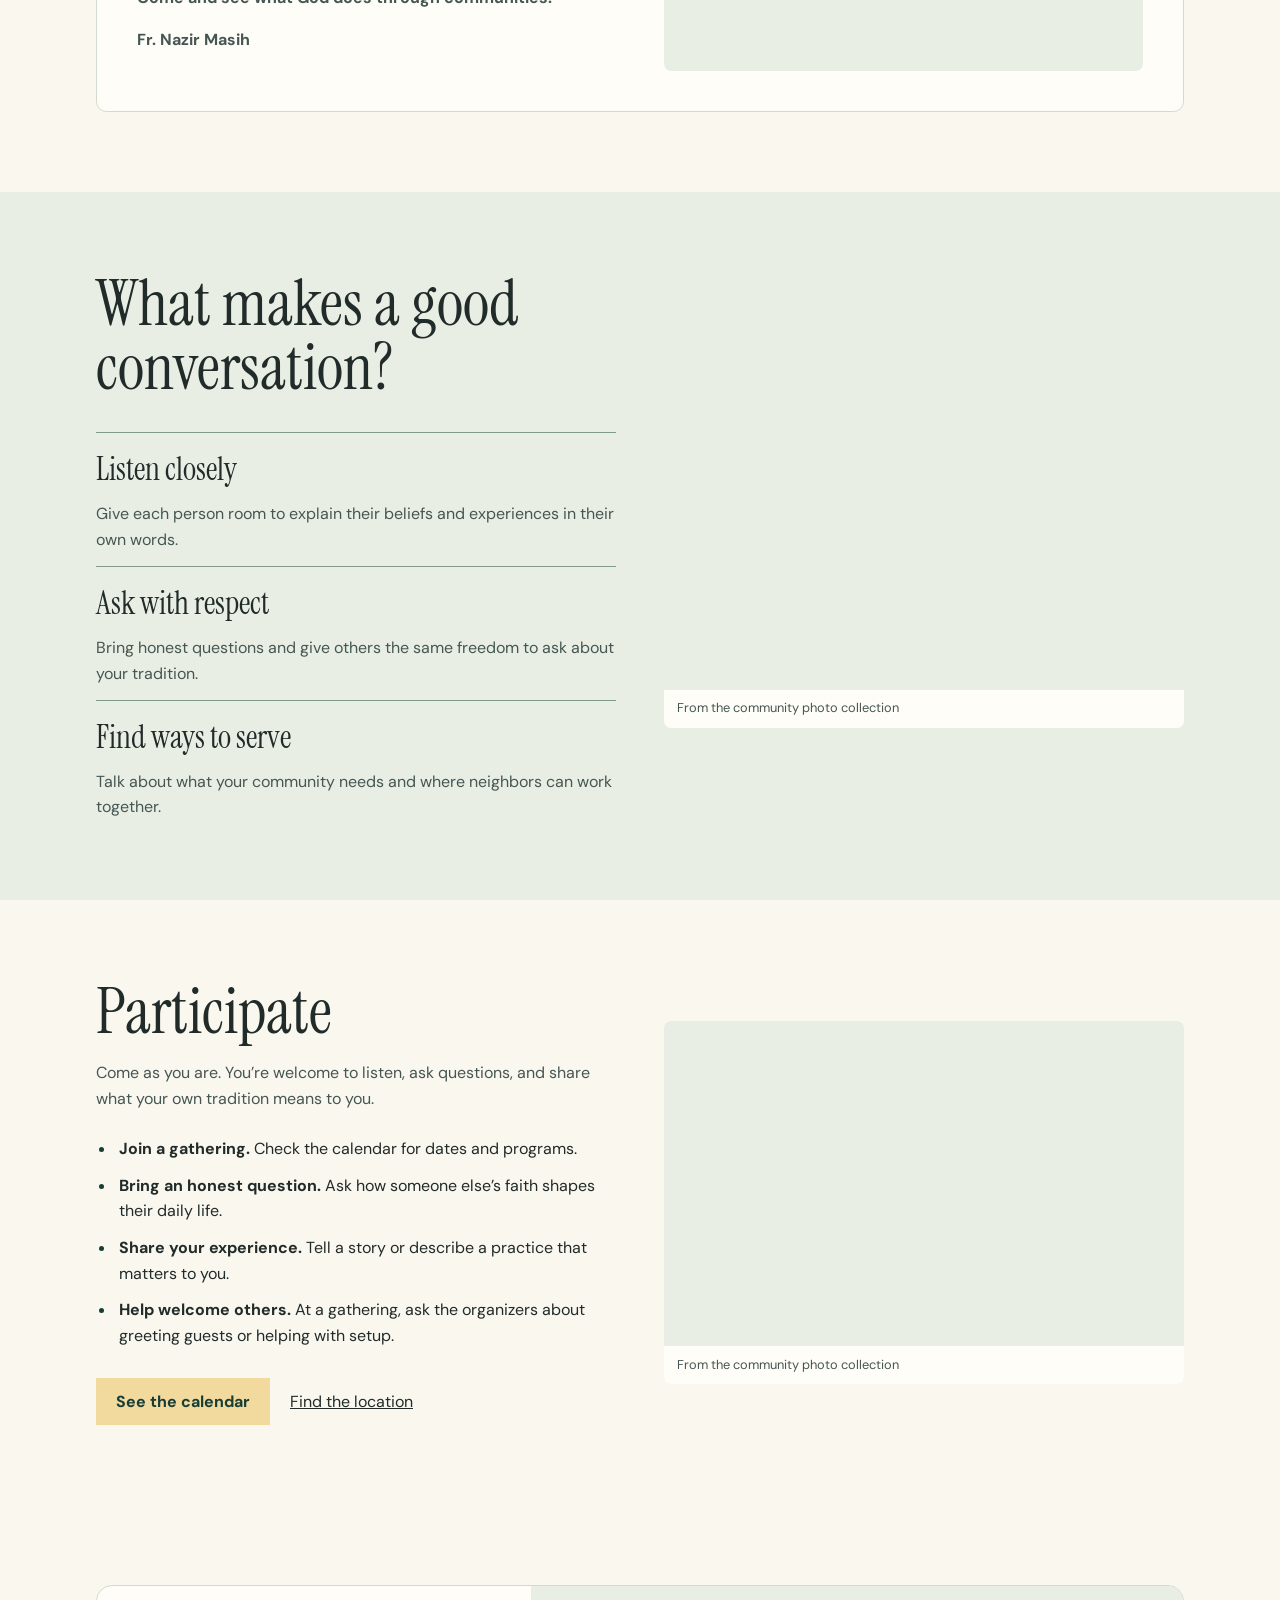
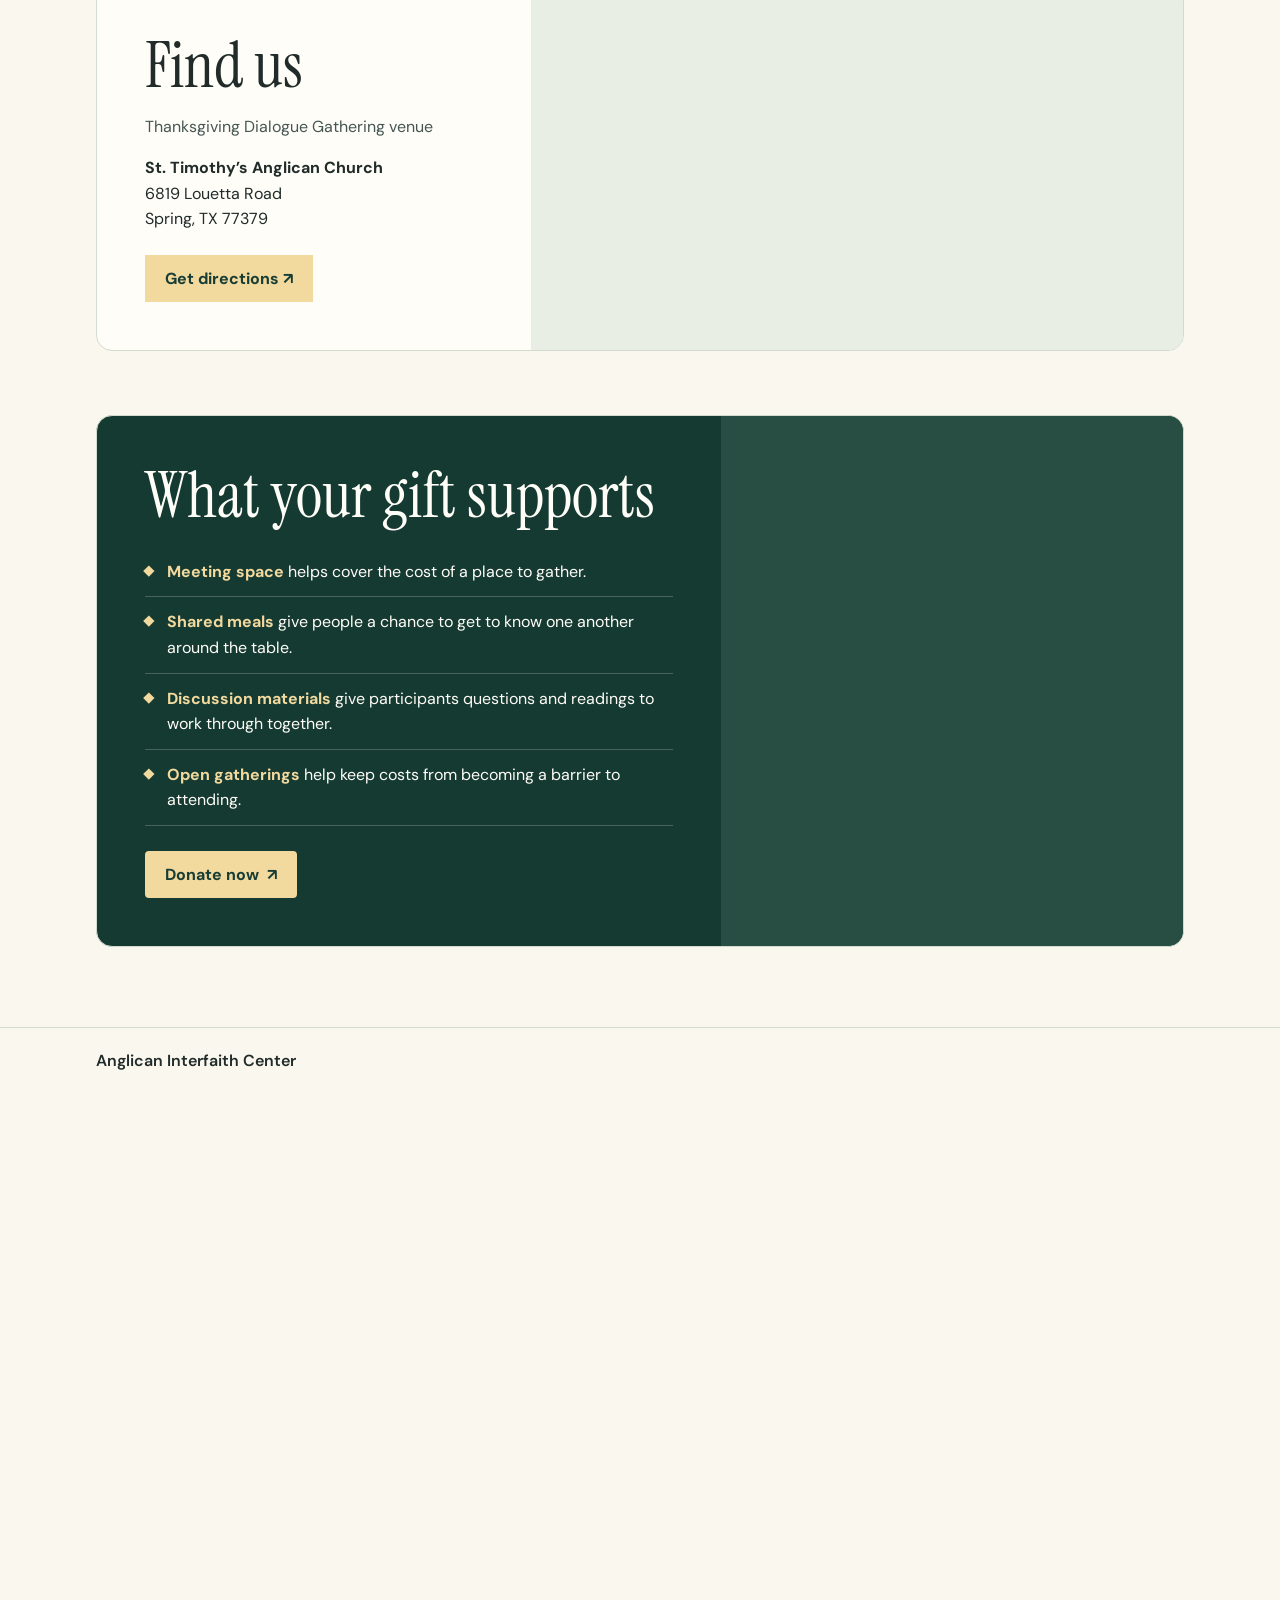
<file: gallery.html>
<!doctype html>
<html lang="en"><head><meta charset="utf-8"><meta name="viewport" content="width=device-width, initial-scale=1"><title>Photos | Anglican Interfaith Center</title><meta http-equiv="refresh" content="0; url=./index.html#photos"></head><body><p><a href="./index.html#photos">View the photo slideshow</a></p></body></html>
</file>
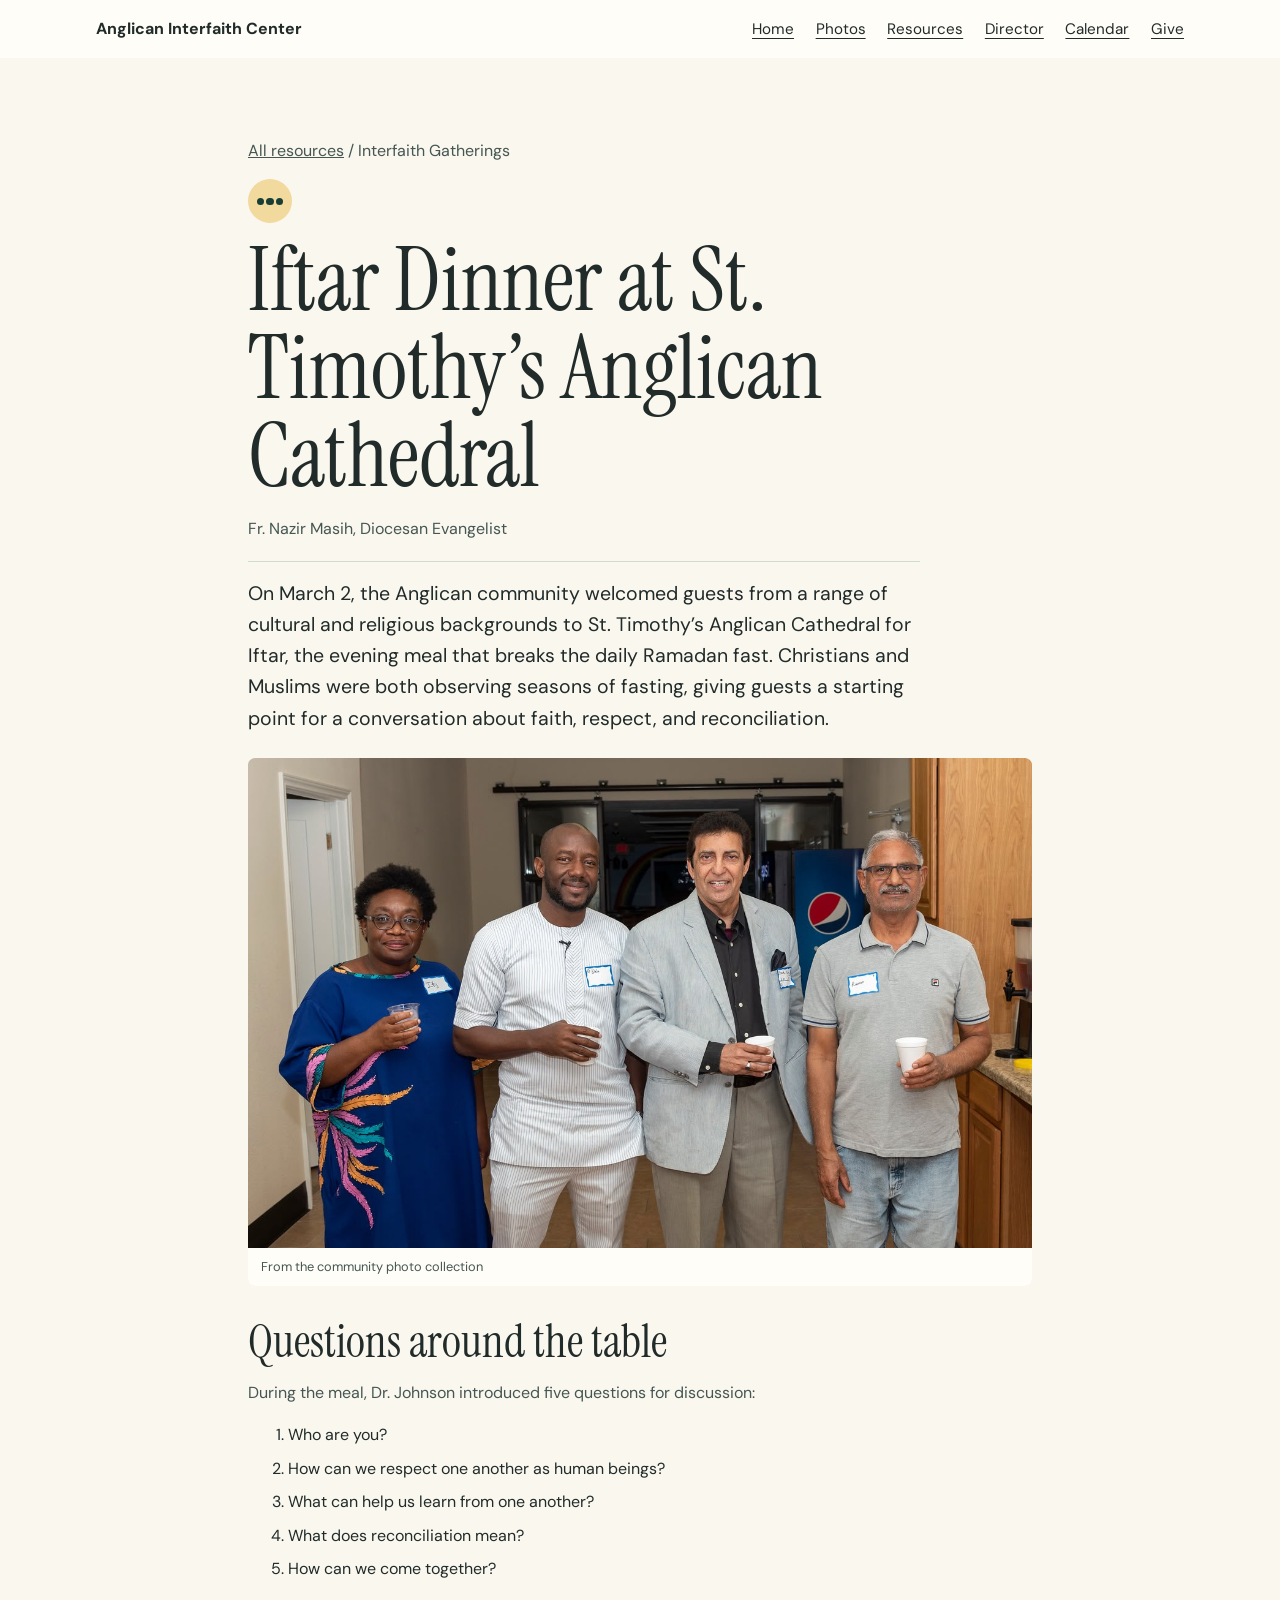
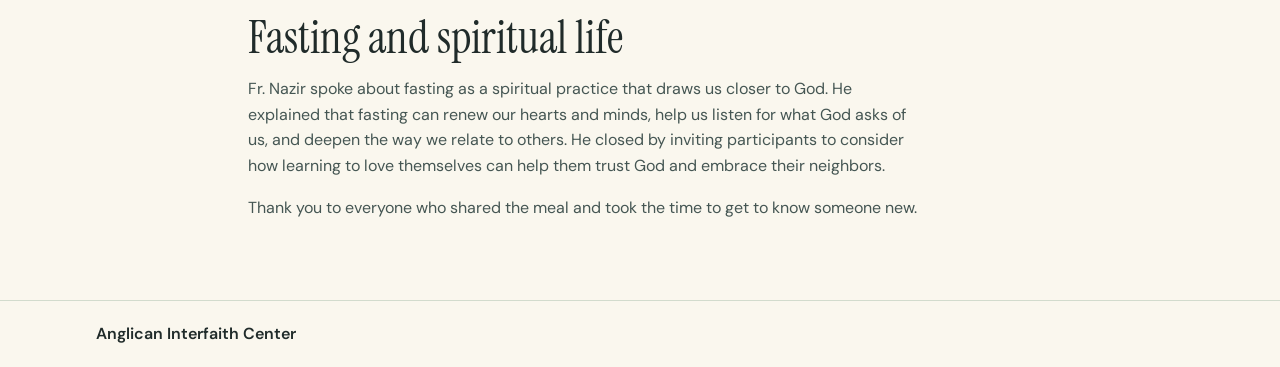
<file: iftar.html>
<!doctype html>
<html lang="en">
<head>
  <meta charset="utf-8">
  <meta name="viewport" content="width=device-width, initial-scale=1">
  <title>Iftar Dinner at St. Timothy’s Anglican Cathedral | Anglican Interfaith Center</title>
  <link rel="stylesheet" href="./styles.css?v=5">
</head>
<body>
  <a class="skip" href="#main">Skip to content</a>
  <header class="site-header">
    <div class="wrap header-inner">
      <a class="brand" href="./index.html">Anglican Interfaith Center</a>
      <nav aria-label="Main"><a href="./index.html">Home</a><a href="./index.html#photos">Photos</a><a href="./resources.html">Resources</a><a href="./index.html#director">Director</a><a href="./calendar.html">Calendar</a><a href="./index.html#give">Give</a></nav>
    </div>
  </header>
  <main id="main" class="wrap section reading">
    <p class="back-link"><a href="./resources.html">All resources</a> / Interfaith Gatherings</p>
    <article><span class="motif motif-gather" aria-hidden="true"><i></i><i></i><i></i></span>
      <h1 class="gallery-title">Iftar Dinner at St. Timothy’s Anglican Cathedral</h1>
      <p class="byline">Fr. Nazir Masih, Diocesan Evangelist</p>
      
<p class="article-intro">On March 2, the Anglican community welcomed guests from a range of cultural and religious backgrounds to St. Timothy’s Anglican Cathedral for Iftar, the evening meal that breaks the daily Ramadan fast. Christians and Muslims were both observing seasons of fasting, giving guests a starting point for a conversation about faith, respect, and reconciliation.</p><figure class="feature-photo article-photo"><img src="./WhatsApp%20Image%202026-11-13%20at%208.32.36%20PM.jpeg" alt="A scene from the center’s community photo collection" loading="lazy" decoding="async"><figcaption>From the community photo collection</figcaption></figure>

<h2>Questions around the table</h2>
<p>During the meal, Dr. Johnson introduced five questions for discussion:</p>
<ol><li>Who are you?</li><li>How can we respect one another as human beings?</li><li>What can help us learn from one another?</li><li>What does reconciliation mean?</li><li>How can we come together?</li></ol>
<h2>Fasting and spiritual life</h2>
<p>Fr. Nazir spoke about fasting as a spiritual practice that draws us closer to God. He explained that fasting can renew our hearts and minds, help us listen for what God asks of us, and deepen the way we relate to others. He closed by inviting participants to consider how learning to love themselves can help them trust God and embrace their neighbors.</p>
<p>Thank you to everyone who shared the meal and took the time to get to know someone new.</p>
    </article>
  </main>
  <footer class="site-footer"><div class="wrap">Anglican Interfaith Center</div></footer>
</body>
</html>
</file>
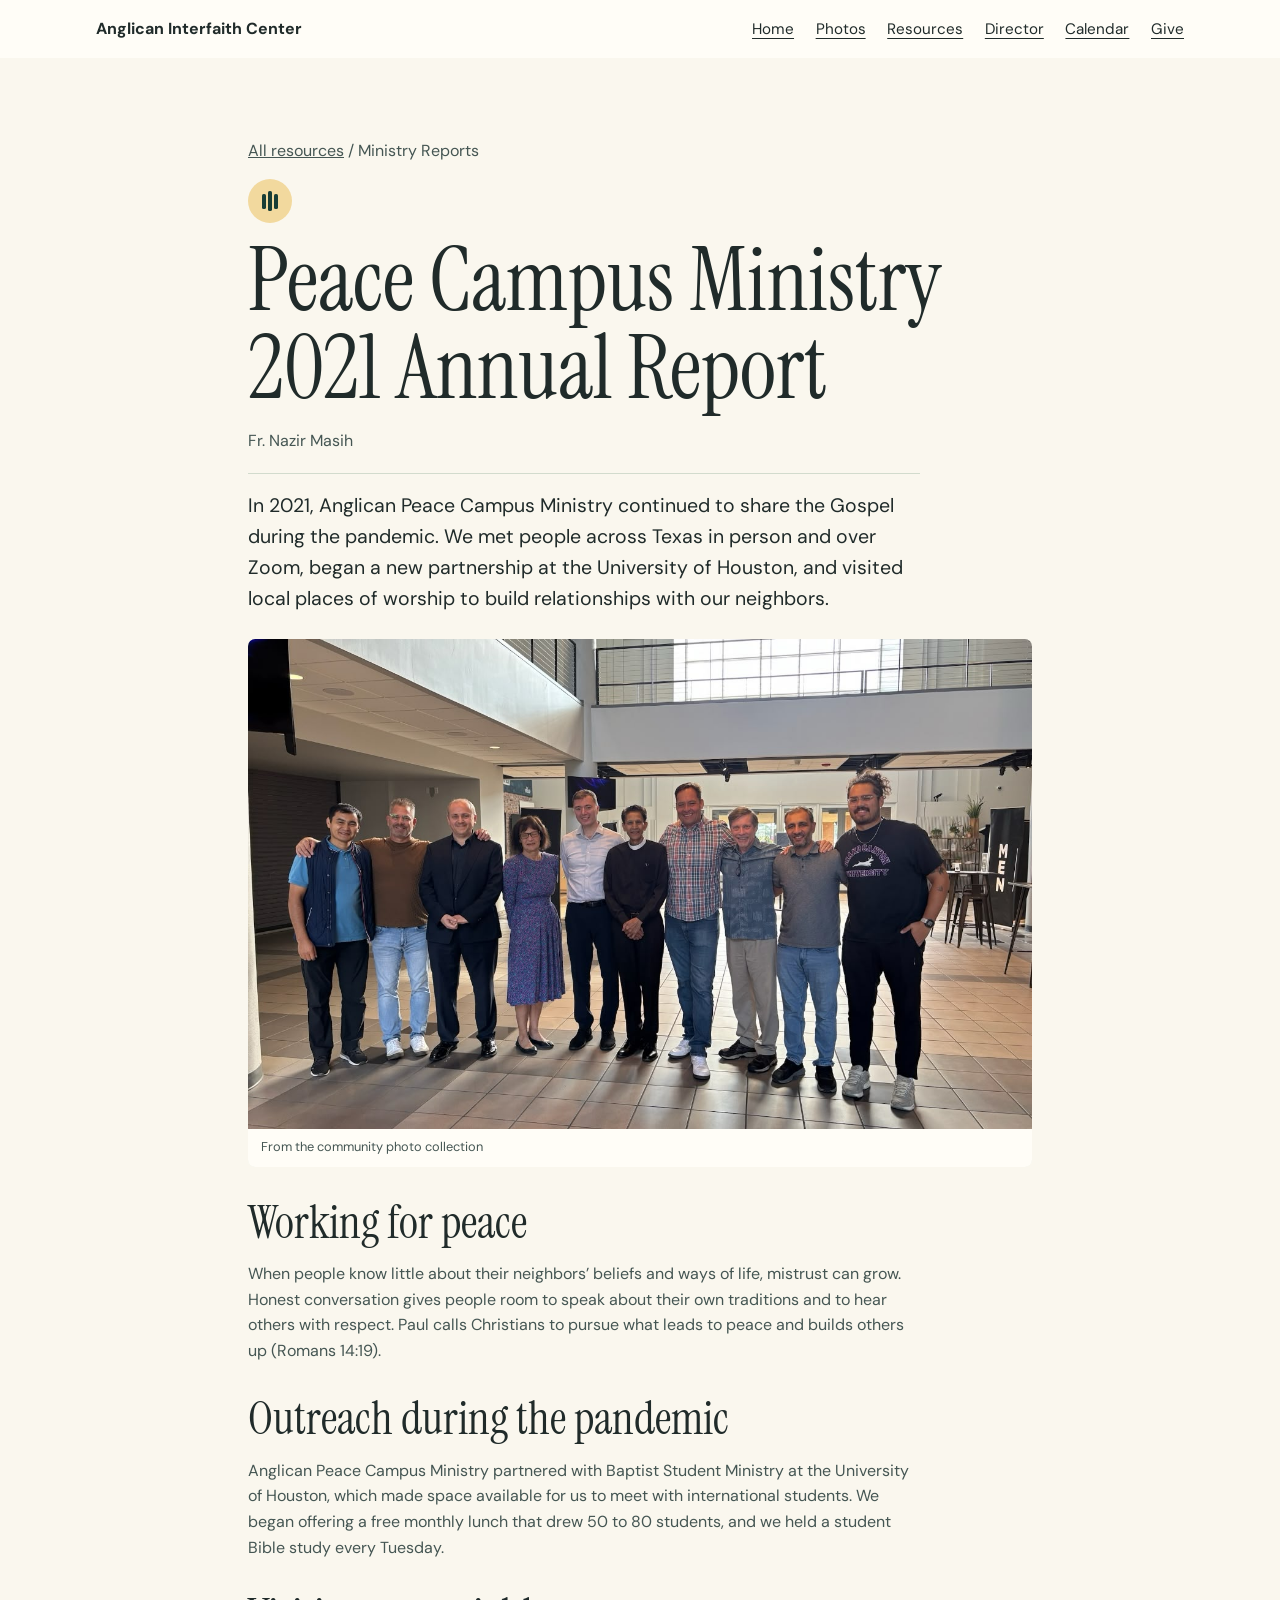
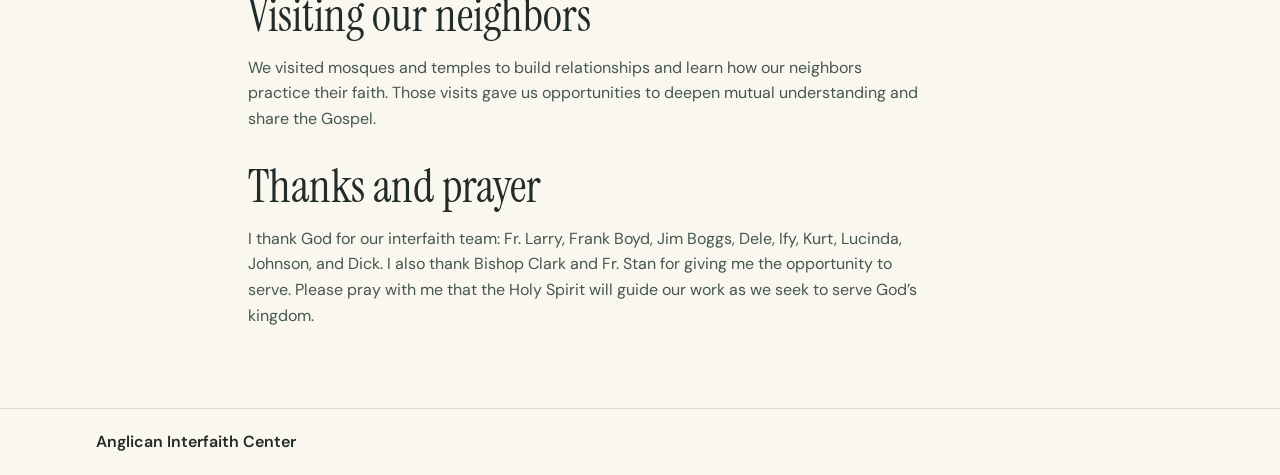
<file: report-2021.html>
<!doctype html>
<html lang="en">
<head>
  <meta charset="utf-8">
  <meta name="viewport" content="width=device-width, initial-scale=1">
  <title>Peace Campus Ministry 2021 Annual Report | Anglican Interfaith Center</title>
  <link rel="stylesheet" href="./styles.css?v=5">
</head>
<body>
  <a class="skip" href="#main">Skip to content</a>
  <header class="site-header">
    <div class="wrap header-inner">
      <a class="brand" href="./index.html">Anglican Interfaith Center</a>
      <nav aria-label="Main"><a href="./index.html">Home</a><a href="./index.html#photos">Photos</a><a href="./resources.html">Resources</a><a href="./index.html#director">Director</a><a href="./calendar.html">Calendar</a><a href="./index.html#give">Give</a></nav>
    </div>
  </header>
  <main id="main" class="wrap section reading">
    <p class="back-link"><a href="./resources.html">All resources</a> / Ministry Reports</p>
    <article><span class="motif motif-reports" aria-hidden="true"><i></i><i></i><i></i></span>
      <h1 class="gallery-title">Peace Campus Ministry 2021 Annual Report</h1>
      <p class="byline">Fr. Nazir Masih</p>
      
<p class="article-intro">In 2021, Anglican Peace Campus Ministry continued to share the Gospel during the pandemic. We met people across Texas in person and over Zoom, began a new partnership at the University of Houston, and visited local places of worship to build relationships with our neighbors.</p><figure class="feature-photo article-photo"><img src="./WhatsApp%20Image%202026-11-13%20at%208.43.48%20PM.jpeg" alt="A scene from the center’s community photo collection" loading="lazy" decoding="async"><figcaption>From the community photo collection</figcaption></figure>
<h2>Working for peace</h2>
<p>When people know little about their neighbors’ beliefs and ways of life, mistrust can grow. Honest conversation gives people room to speak about their own traditions and to hear others with respect. Paul calls Christians to pursue what leads to peace and builds others up (Romans 14:19).</p>
<h2>Outreach during the pandemic</h2>
<p>Anglican Peace Campus Ministry partnered with Baptist Student Ministry at the University of Houston, which made space available for us to meet with international students. We began offering a free monthly lunch that drew 50 to 80 students, and we held a student Bible study every Tuesday.</p>
<h2>Visiting our neighbors</h2>
<p>We visited mosques and temples to build relationships and learn how our neighbors practice their faith. Those visits gave us opportunities to deepen mutual understanding and share the Gospel.</p>
<h2>Thanks and prayer</h2>
<p>I thank God for our interfaith team: Fr. Larry, Frank Boyd, Jim Boggs, Dele, Ify, Kurt, Lucinda, Johnson, and Dick. I also thank Bishop Clark and Fr. Stan for giving me the opportunity to serve. Please pray with me that the Holy Spirit will guide our work as we seek to serve God’s kingdom.</p>
    </article>
  </main>
  <footer class="site-footer"><div class="wrap">Anglican Interfaith Center</div></footer>
</body>
</html>
</file>
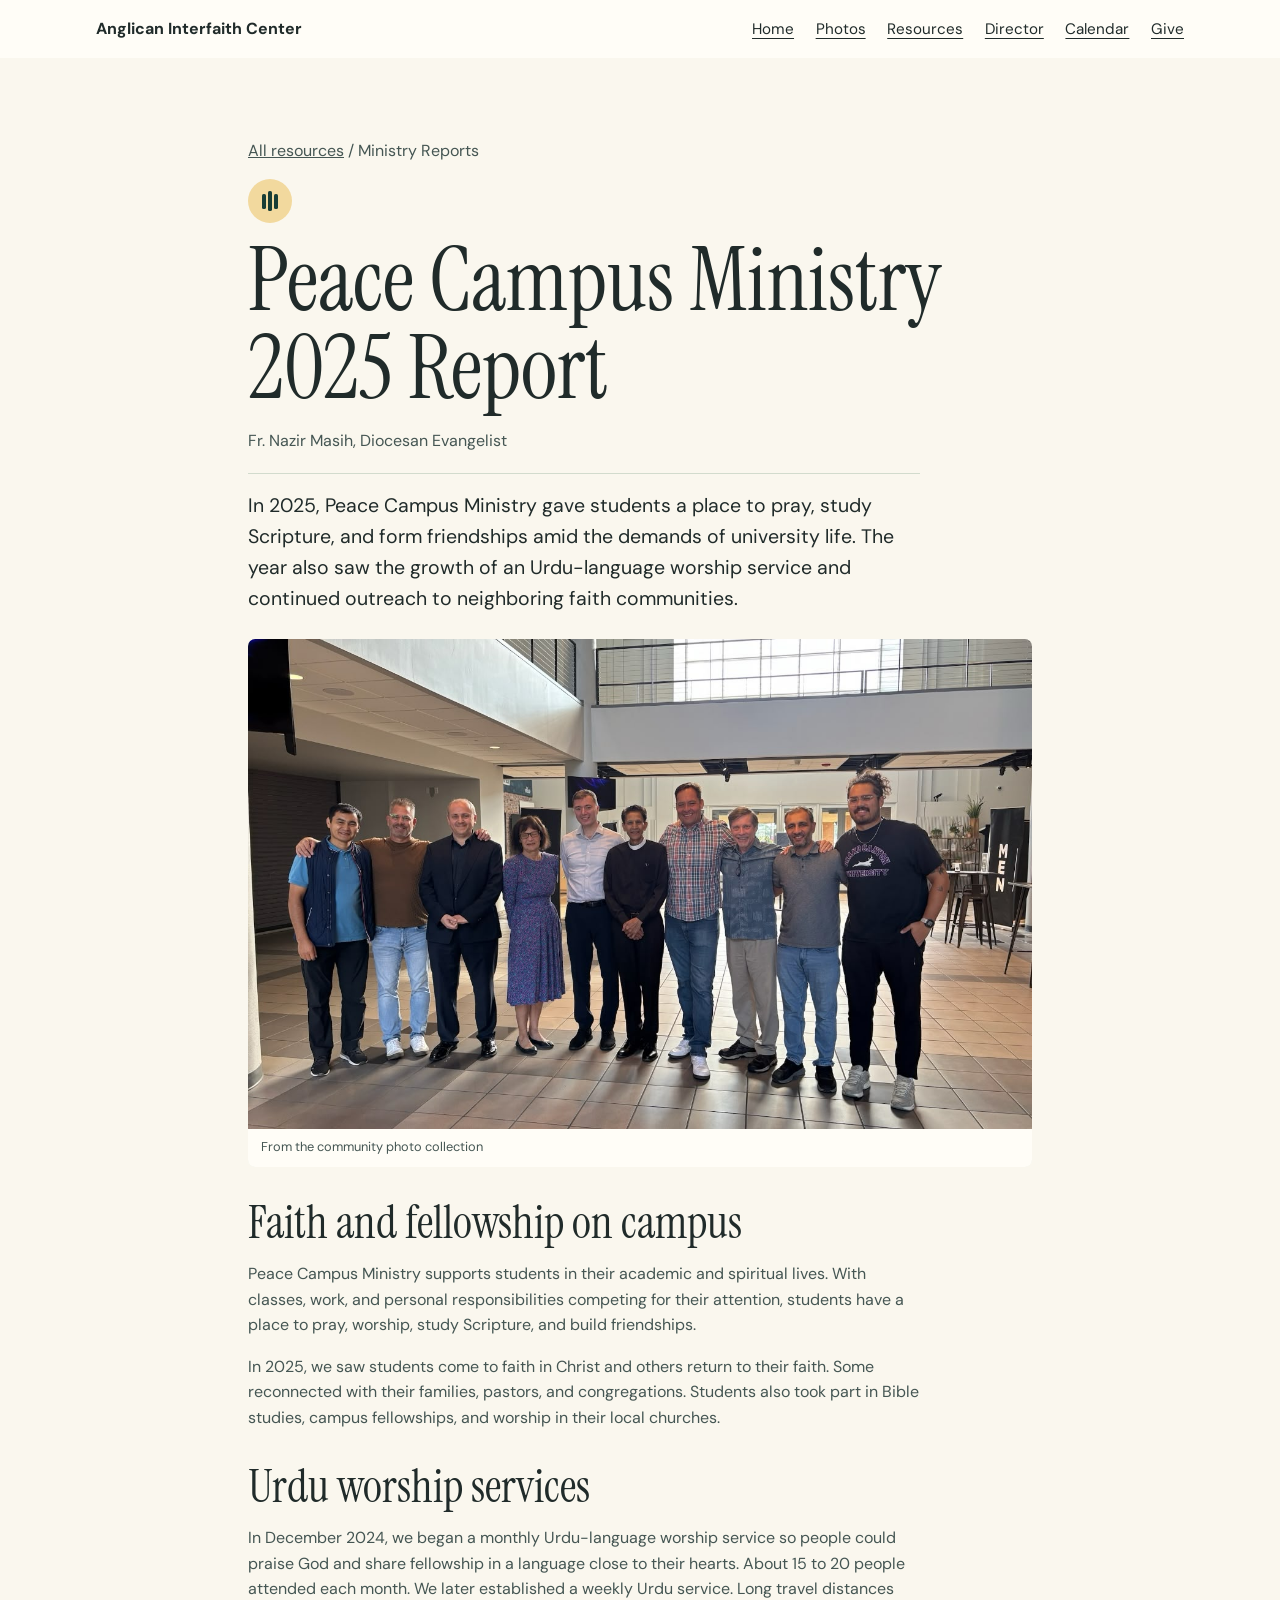
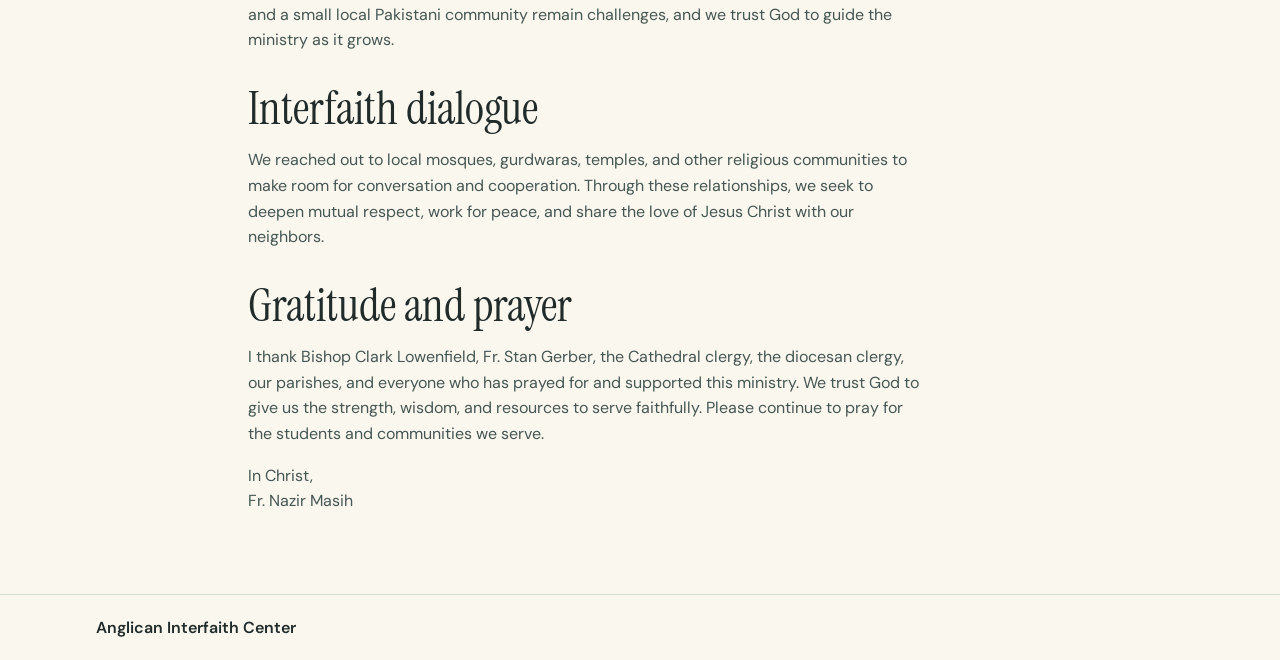
<file: report-2025.html>
<!doctype html>
<html lang="en">
<head>
  <meta charset="utf-8">
  <meta name="viewport" content="width=device-width, initial-scale=1">
  <title>Peace Campus Ministry 2025 Report | Anglican Interfaith Center</title>
  <link rel="stylesheet" href="./styles.css?v=5">
</head>
<body>
  <a class="skip" href="#main">Skip to content</a>
  <header class="site-header">
    <div class="wrap header-inner">
      <a class="brand" href="./index.html">Anglican Interfaith Center</a>
      <nav aria-label="Main"><a href="./index.html">Home</a><a href="./index.html#photos">Photos</a><a href="./resources.html">Resources</a><a href="./index.html#director">Director</a><a href="./calendar.html">Calendar</a><a href="./index.html#give">Give</a></nav>
    </div>
  </header>
  <main id="main" class="wrap section reading">
    <p class="back-link"><a href="./resources.html">All resources</a> / Ministry Reports</p>
    <article><span class="motif motif-reports" aria-hidden="true"><i></i><i></i><i></i></span>
      <h1 class="gallery-title">Peace Campus Ministry 2025 Report</h1>
      <p class="byline">Fr. Nazir Masih, Diocesan Evangelist</p>
      
<p class="article-intro">In 2025, Peace Campus Ministry gave students a place to pray, study Scripture, and form friendships amid the demands of university life. The year also saw the growth of an Urdu-language worship service and continued outreach to neighboring faith communities.</p><figure class="feature-photo article-photo"><img src="./WhatsApp%20Image%202026-11-13%20at%208.43.48%20PM.jpeg" alt="A scene from the center’s community photo collection" loading="lazy" decoding="async"><figcaption>From the community photo collection</figcaption></figure>
<h2>Faith and fellowship on campus</h2>
<p>Peace Campus Ministry supports students in their academic and spiritual lives. With classes, work, and personal responsibilities competing for their attention, students have a place to pray, worship, study Scripture, and build friendships.</p>
<p>In 2025, we saw students come to faith in Christ and others return to their faith. Some reconnected with their families, pastors, and congregations. Students also took part in Bible studies, campus fellowships, and worship in their local churches.</p>
<h2>Urdu worship services</h2>
<p>In December 2024, we began a monthly Urdu-language worship service so people could praise God and share fellowship in a language close to their hearts. About 15 to 20 people attended each month. We later established a weekly Urdu service. Long travel distances and a small local Pakistani community remain challenges, and we trust God to guide the ministry as it grows.</p>
<h2>Interfaith dialogue</h2>
<p>We reached out to local mosques, gurdwaras, temples, and other religious communities to make room for conversation and cooperation. Through these relationships, we seek to deepen mutual respect, work for peace, and share the love of Jesus Christ with our neighbors.</p>
<h2>Gratitude and prayer</h2>
<p>I thank Bishop Clark Lowenfield, Fr. Stan Gerber, the Cathedral clergy, the diocesan clergy, our parishes, and everyone who has prayed for and supported this ministry. We trust God to give us the strength, wisdom, and resources to serve faithfully. Please continue to pray for the students and communities we serve.</p>
<p>In Christ,<br>Fr. Nazir Masih</p>
    </article>
  </main>
  <footer class="site-footer"><div class="wrap">Anglican Interfaith Center</div></footer>
</body>
</html>
</file>
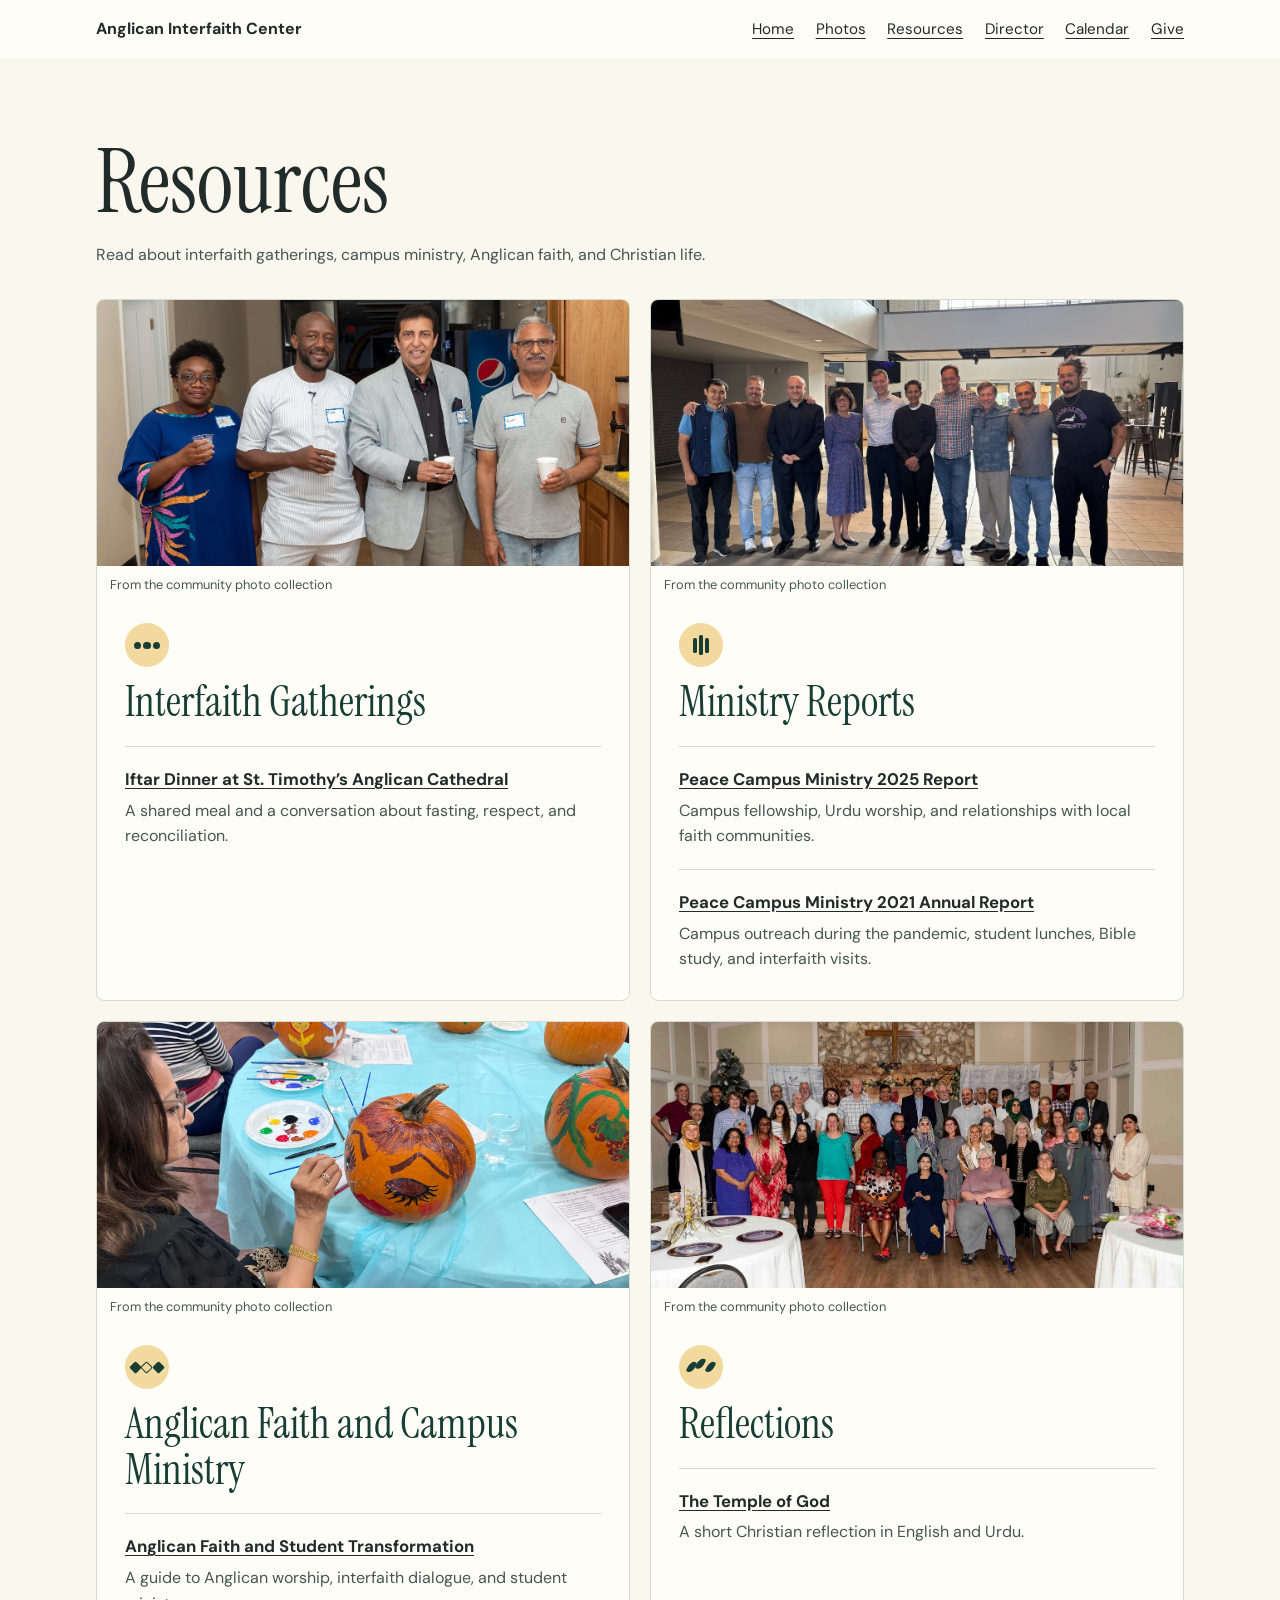
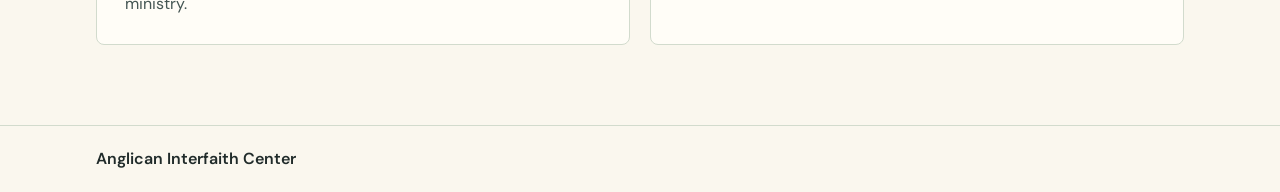
<file: resources.html>
<!doctype html>
<html lang="en">
<head>
  <meta charset="utf-8">
  <meta name="viewport" content="width=device-width, initial-scale=1">
  <title>Resources | Anglican Interfaith Center</title>
  <link rel="stylesheet" href="./styles.css?v=5">
</head>
<body>
  <a class="skip" href="#main">Skip to content</a>
  <header class="site-header">
    <div class="wrap header-inner">
      <a class="brand" href="./index.html">Anglican Interfaith Center</a>
      <nav aria-label="Main"><a href="./index.html">Home</a><a href="./index.html#photos">Photos</a><a href="./resources.html" aria-current="page">Resources</a><a href="./index.html#director">Director</a><a href="./calendar.html">Calendar</a><a href="./index.html#give">Give</a></nav>
    </div>
  </header>
  <main id="main" class="wrap section">
    <h1 class="gallery-title">Resources</h1>
    <p>Read about interfaith gatherings, campus ministry, Anglican faith, and Christian life.</p>
    <div class="resource-grid">
      <section class="resource-card resource-visual"><figure class="feature-photo "><img src="./WhatsApp%20Image%202026-11-13%20at%208.32.36%20PM.jpeg" alt="A scene from the center’s community photo collection" loading="lazy" decoding="async"><figcaption>From the community photo collection</figcaption></figure><div class="resource-card-body"><span class="motif motif-gather" aria-hidden="true"><i></i><i></i><i></i></span><h2>Interfaith Gatherings</h2>
        <div class="resource-entry"><h3><a href="./iftar.html">Iftar Dinner at St. Timothy’s Anglican Cathedral</a></h3><p>A shared meal and a conversation about fasting, respect, and reconciliation.</p></div>
      </div></section>
      <section class="resource-card resource-visual"><figure class="feature-photo "><img src="./WhatsApp%20Image%202026-11-13%20at%208.43.48%20PM.jpeg" alt="A scene from the center’s community photo collection" loading="lazy" decoding="async"><figcaption>From the community photo collection</figcaption></figure><div class="resource-card-body"><span class="motif motif-reports" aria-hidden="true"><i></i><i></i><i></i></span><h2>Ministry Reports</h2>
        <div class="resource-entry"><h3><a href="./report-2025.html">Peace Campus Ministry 2025 Report</a></h3><p>Campus fellowship, Urdu worship, and relationships with local faith communities.</p></div>
        <div class="resource-entry"><h3><a href="./report-2021.html">Peace Campus Ministry 2021 Annual Report</a></h3><p>Campus outreach during the pandemic, student lunches, Bible study, and interfaith visits.</p></div>
      </div></section>
      <section class="resource-card resource-visual"><figure class="feature-photo "><img src="./WhatsApp%20Image%202026-11-13%20at%208.54.29%20PM%20%282%29.jpeg" alt="A scene from the center’s community photo collection" loading="lazy" decoding="async"><figcaption>From the community photo collection</figcaption></figure><div class="resource-card-body"><span class="motif motif-faith" aria-hidden="true"><i></i><i></i><i></i></span><h2>Anglican Faith and Campus Ministry</h2>
        <div class="resource-entry"><h3><a href="./anglican-faith.html">Anglican Faith and Student Transformation</a></h3><p>A guide to Anglican worship, interfaith dialogue, and student ministry.</p></div>
      </div></section>
      <section class="resource-card resource-visual"><figure class="feature-photo "><img src="./WhatsApp%20Image%202026-11-13%20at%208.28.42%20PM.jpeg" alt="A scene from the center’s community photo collection" loading="lazy" decoding="async"><figcaption>From the community photo collection</figcaption></figure><div class="resource-card-body"><span class="motif motif-reflect" aria-hidden="true"><i></i><i></i><i></i></span><h2>Reflections</h2>
        <div class="resource-entry"><h3><a href="./temple-of-god.html">The Temple of God</a></h3><p>A short Christian reflection in English and Urdu.</p></div>
      </div></section>
    </div>
  </main>
  <footer class="site-footer"><div class="wrap">Anglican Interfaith Center</div></footer>
</body>
</html>
</file>
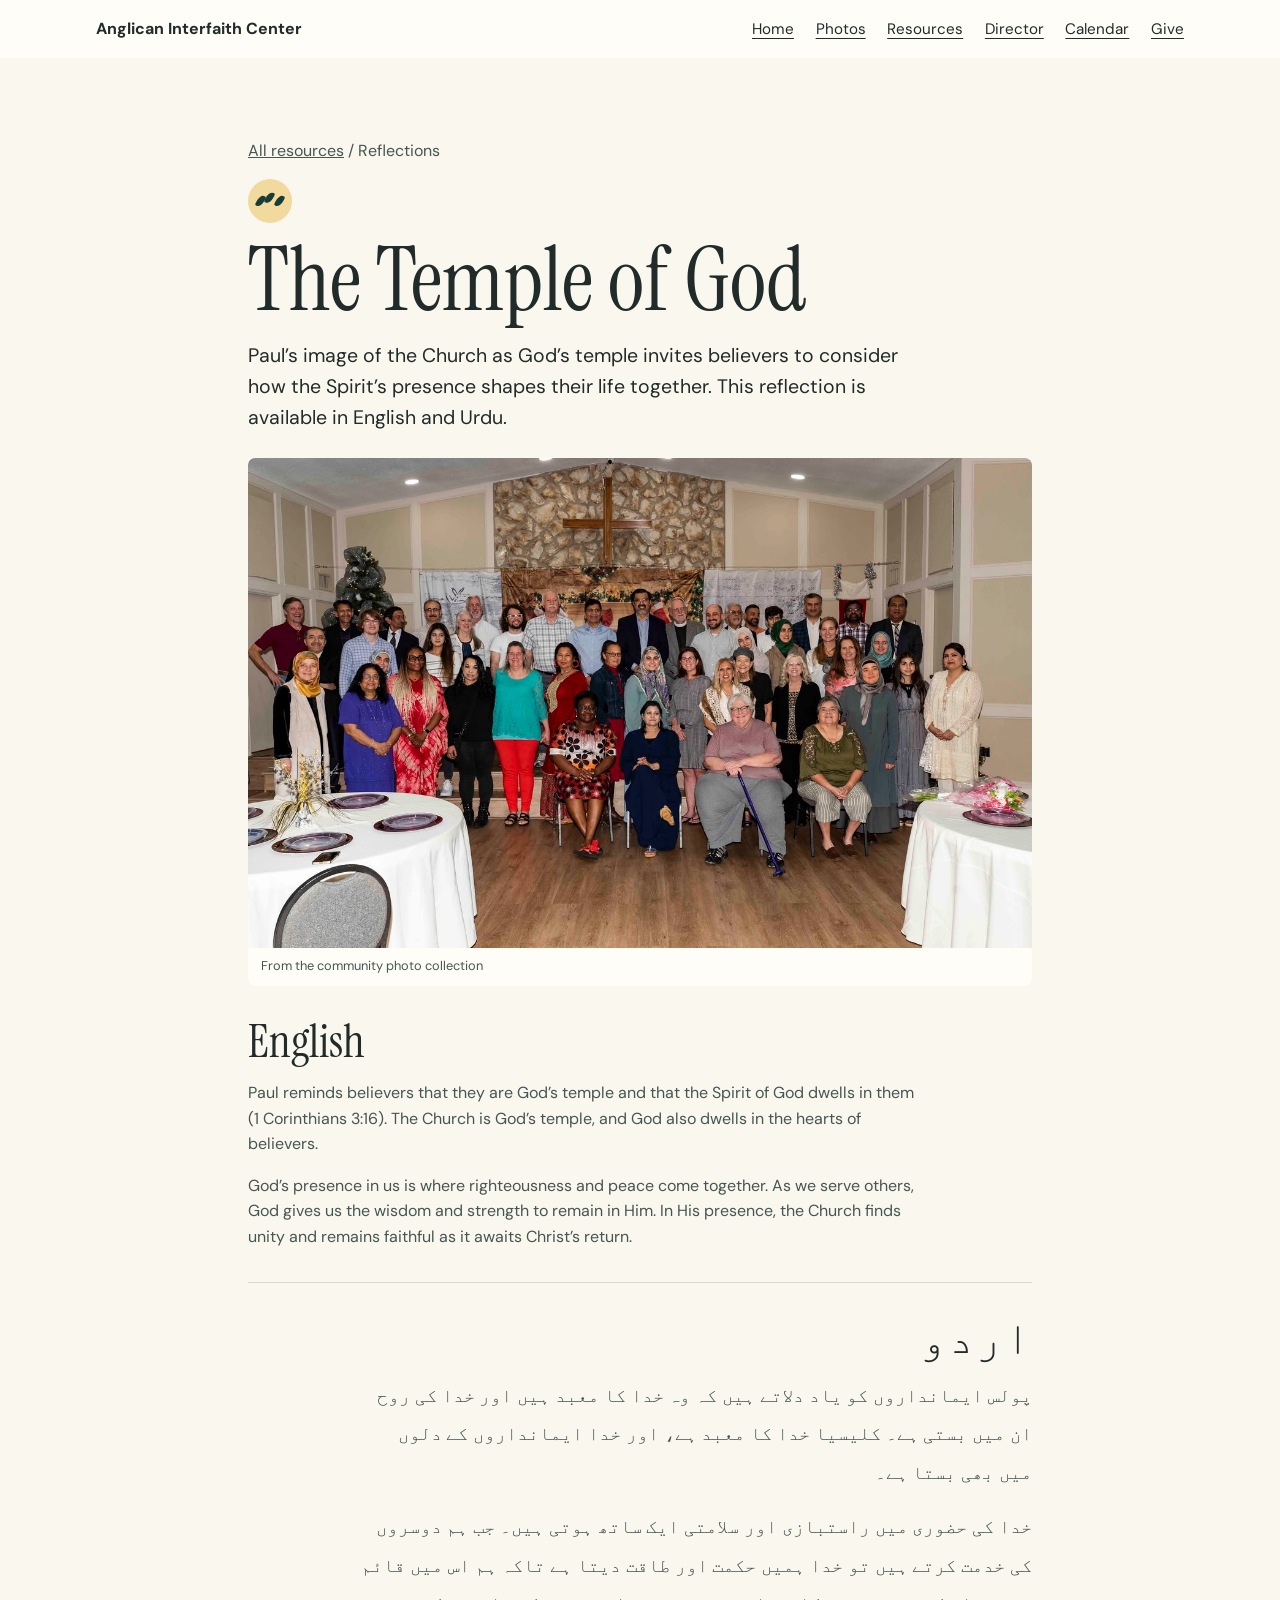
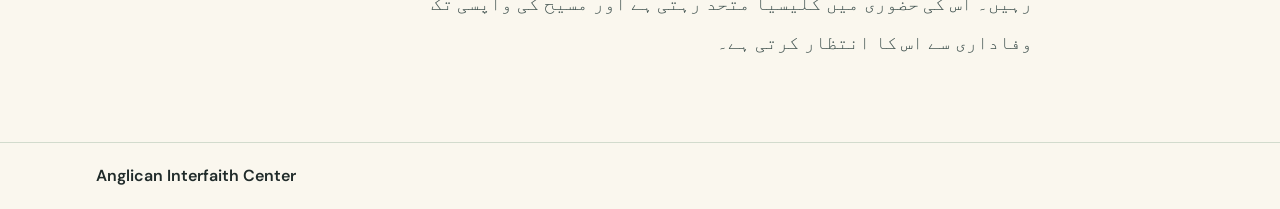
<file: temple-of-god.html>
<!doctype html>
<html lang="en">
<head>
  <meta charset="utf-8">
  <meta name="viewport" content="width=device-width, initial-scale=1">
  <title>The Temple of God | Anglican Interfaith Center</title>
  <link rel="stylesheet" href="./styles.css?v=5">
</head>
<body>
  <a class="skip" href="#main">Skip to content</a>
  <header class="site-header">
    <div class="wrap header-inner">
      <a class="brand" href="./index.html">Anglican Interfaith Center</a>
      <nav aria-label="Main"><a href="./index.html">Home</a><a href="./index.html#photos">Photos</a><a href="./resources.html">Resources</a><a href="./index.html#director">Director</a><a href="./calendar.html">Calendar</a><a href="./index.html#give">Give</a></nav>
    </div>
  </header>
  <main id="main" class="wrap section reading">
    <p class="back-link"><a href="./resources.html">All resources</a> / Reflections</p>
    <article><span class="motif motif-reflect" aria-hidden="true"><i></i><i></i><i></i></span>
      <h1 class="gallery-title">The Temple of God</h1>
      
      
<p class="article-intro">Paul’s image of the Church as God’s temple invites believers to consider how the Spirit’s presence shapes their life together. This reflection is available in English and Urdu.</p><figure class="feature-photo article-photo"><img src="./WhatsApp%20Image%202026-11-13%20at%208.28.42%20PM.jpeg" alt="A scene from the center’s community photo collection" loading="lazy" decoding="async"><figcaption>From the community photo collection</figcaption></figure>
<h2>English</h2>
<p>Paul reminds believers that they are God’s temple and that the Spirit of God dwells in them (1 Corinthians 3:16). The Church is God’s temple, and God also dwells in the hearts of believers.</p>
<p>God’s presence in us is where righteousness and peace come together. As we serve others, God gives us the wisdom and strength to remain in Him. In His presence, the Church finds unity and remains faithful as it awaits Christ’s return.</p>
<div lang="ur" dir="rtl"><h2>اردو</h2>
<p>پولس ایمانداروں کو یاد دلاتے ہیں کہ وہ خدا کا معبد ہیں اور خدا کی روح ان میں بستی ہے۔ کلیسیا خدا کا معبد ہے، اور خدا ایمانداروں کے دلوں میں بھی بستا ہے۔</p>
<p>خدا کی حضوری میں راستبازی اور سلامتی ایک ساتھ ہوتی ہیں۔ جب ہم دوسروں کی خدمت کرتے ہیں تو خدا ہمیں حکمت اور طاقت دیتا ہے تاکہ ہم اس میں قائم رہیں۔ اس کی حضوری میں کلیسیا متحد رہتی ہے اور مسیح کی واپسی تک وفاداری سے اس کا انتظار کرتی ہے۔</p></div>
    </article>
  </main>
  <footer class="site-footer"><div class="wrap">Anglican Interfaith Center</div></footer>
</body>
</html>
</file>
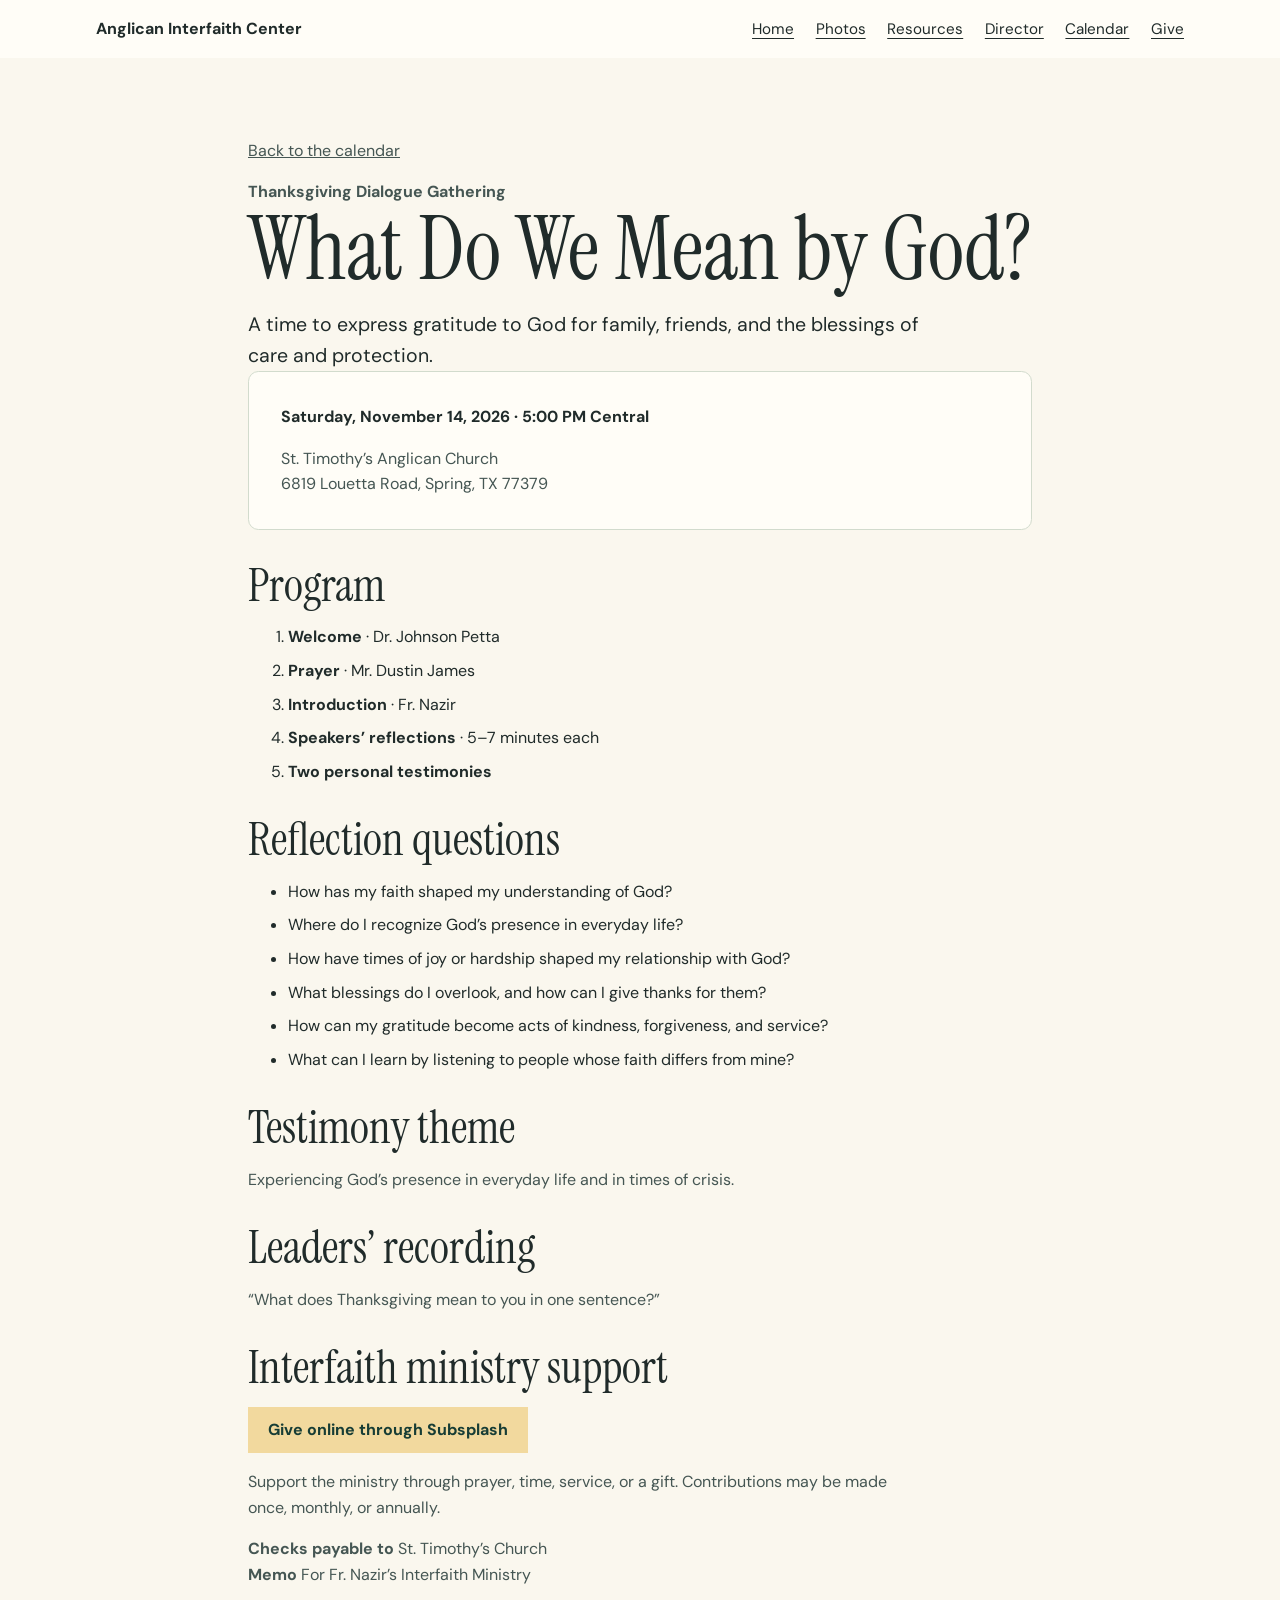
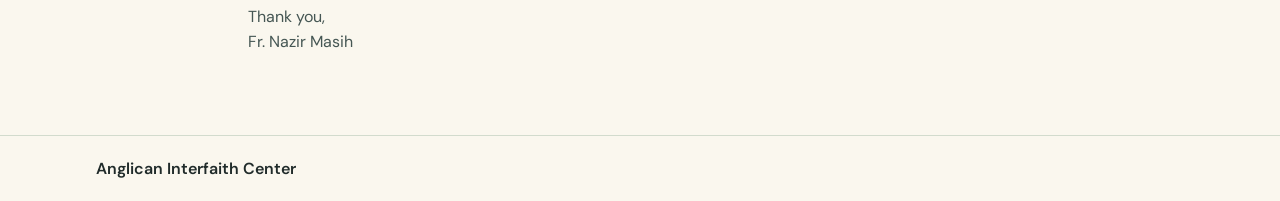
<file: thanksgiving-dialogue.html>
<!doctype html>
<html lang="en"><head><meta charset="utf-8"><meta name="viewport" content="width=device-width, initial-scale=1"><title>Thanksgiving Dialogue Gathering | Anglican Interfaith Center</title><link rel="stylesheet" href="./styles.css?v=5"></head>
<body><a class="skip" href="#main">Skip to content</a><header class="site-header"><div class="wrap header-inner"><a class="brand" href="./index.html">Anglican Interfaith Center</a><nav aria-label="Main"><a href="./index.html">Home</a><a href="./index.html#photos">Photos</a><a href="./resources.html">Resources</a><a href="./index.html#director">Director</a><a href="./calendar.html">Calendar</a><a href="./index.html#give">Give</a></nav></div></header>
<main id="main" class="wrap section reading">
<p class="back-link"><a href="./calendar.html#thanksgiving">Back to the calendar</a></p>
<article>
<p class="event-date">Thanksgiving Dialogue Gathering</p>
<h1 class="gallery-title">What Do We Mean by God?</h1>
<p class="article-intro">A time to express gratitude to God for family, friends, and the blessings of care and protection.</p>
<div class="event-card"><strong><time datetime="2026-11-14T17:00:00-06:00">Saturday, November 14, 2026 · 5:00 PM Central</time></strong><p>St. Timothy’s Anglican Church<br>6819 Louetta Road, Spring, TX 77379</p></div>
<h2>Program</h2>
<ol><li><strong>Welcome</strong> · Dr. Johnson Petta</li><li><strong>Prayer</strong> · Mr. Dustin James</li><li><strong>Introduction</strong> · Fr. Nazir</li><li><strong>Speakers’ reflections</strong> · 5–7 minutes each</li><li><strong>Two personal testimonies</strong></li></ol>
<h2>Reflection questions</h2>
<ul><li>How has my faith shaped my understanding of God?</li><li>Where do I recognize God’s presence in everyday life?</li><li>How have times of joy or hardship shaped my relationship with God?</li><li>What blessings do I overlook, and how can I give thanks for them?</li><li>How can my gratitude become acts of kindness, forgiveness, and service?</li><li>What can I learn by listening to people whose faith differs from mine?</li></ul>
<h2>Testimony theme</h2><p>Experiencing God’s presence in everyday life and in times of crisis.</p>
<h2>Leaders’ recording</h2><p>“What does Thanksgiving mean to you in one sentence?”</p>
<h2>Interfaith ministry support</h2><p><a class="button" href="https://subsplash.com/u/-KZCHBK/give?fund_id=c85ecf32-b2e1-410d-8f6b-1f85b94b3fec">Give online through Subsplash</a></p><p>Support the ministry through prayer, time, service, or a gift. Contributions may be made once, monthly, or annually.</p><p><strong>Checks payable to</strong> St. Timothy’s Church<br><strong>Memo</strong> For Fr. Nazir’s Interfaith Ministry</p><p>Thank you,<br>Fr. Nazir Masih</p>
</article>
</main>

<footer class="site-footer"><div class="wrap">Anglican Interfaith Center</div></footer></body></html>
</file>
<file: styles.css>
@import url("https://fonts.googleapis.com/css2?family=DM+Sans:wght@400;500;600;700&family=Instrument+Serif:ital@0;1&display=swap");

:root {
  color-scheme: light;
  --ink: #202b2a;
  --muted: #455653;
  --paper: #faf7ee;
  --white: #fffdf7;
  --green: #173d35;
  --gold: #f2d99e;
  --line: #d2dbcd;
  font: 100%/1.6 "DM Sans", system-ui, sans-serif;
}
* { box-sizing: border-box; }
body { margin: 0; background: var(--paper); color: var(--ink); }
a { color: inherit; }
a:focus-visible { outline: 3px solid currentColor; outline-offset: 5px; }
.wrap { width: min(100% - 2.5rem, 68rem); margin-inline: auto; }
.skip { position: absolute; z-index: 1; top: 1rem; left: 1rem; background: var(--white); padding: .5rem 1rem; transform: translateY(-200%); }
.skip:focus { transform: none; }
.site-header { background: var(--white); }
.header-inner { display: flex; justify-content: space-between; align-items: center; flex-wrap: wrap; gap: .75rem 2rem; padding-block: 1rem; }
.brand { font-weight: 700; text-decoration: none; }
nav { display: flex; flex-wrap: wrap; gap: .5rem 1.35rem; }
nav a { font-size: .95rem; text-decoration-thickness: 1px; text-underline-offset: .25em; }
.hero { background: radial-gradient(ellipse at top right, #376458, transparent 65%), var(--green); color: var(--white); padding-block: clamp(4rem, 11vw, 8rem); }
h1, h2, h3 { font-family: "Instrument Serif", Georgia, serif; font-weight: 400; line-height: 1; margin: 0; }
h1 { font-size: clamp(3.25rem, 10vw, 7.5rem); }
.hero p { max-width: 34rem; font-size: clamp(1.1rem, 2.5vw, 1.45rem); margin-block: 1.5rem 2rem; }
.button { display: inline-block; background: var(--gold); color: var(--green); padding: .65rem 1.25rem; font-weight: 700; text-decoration: none; }
.button:hover { background: var(--white); }
.button:focus-visible { outline-color: var(--white); }
.section { padding-block: clamp(2.75rem, 7vw, 5rem); }
h2 { font-size: clamp(2.5rem, 6vw, 4rem); }
h3 { font-size: 2rem; }
.section p { color: var(--muted); max-width: 42rem; margin-block: 1rem 0; }
.dialogue { background: #e9eee4; }
.topics { display: grid; grid-template-columns: repeat(auto-fit, minmax(min(100%, 15rem), 1fr)); gap: 1.5rem; margin-top: 2rem; }
.topics article { border-top: 1px solid #82998d; padding-top: 1.25rem; }
.site-footer { border-top: 1px solid var(--line); padding-block: 1.25rem; font-weight: 600; }

.gallery-title { font-size: clamp(3rem, 7vw, 5.5rem); }
.gallery { display: grid; grid-template-columns: repeat(auto-fit, minmax(min(100%, 19rem), 1fr)); gap: 1.25rem; list-style: none; margin: 2rem 0 0; padding: 0; }
.gallery img { display: block; width: 100%; aspect-ratio: 4 / 3; object-fit: contain; background: #ece6d7; }

[hidden] { display: none !important; }
.slideshow { background: #173d35; color: #fffdf7; padding-block: 1.25rem; }
.slide-frame { aspect-ratio: 16 / 9; max-height: 65vh; background: #0d2621; overflow: hidden; border-radius: .5rem; }
.slide-frame img { width: 100%; height: 100%; object-fit: contain; display: block; }
.slide-toolbar, .slide-controls { display: flex; align-items: center; flex-wrap: wrap; gap: .65rem; }
.slide-toolbar { justify-content: space-between; margin-top: .75rem; }
.slide-controls button { color: inherit; background: transparent; border: 1px solid #b9c9be; border-radius: .25rem; padding: .45rem .65rem; cursor: pointer; font: inherit; }
.slide-controls button:hover { background: #376458; }
.slide-count { min-width: 4ch; text-align: center; font-variant-numeric: tabular-nums; }

.resource-grid { display: grid; grid-template-columns: repeat(auto-fit,minmax(min(100%,24rem),1fr)); gap: 1.25rem; margin-top: 2rem; }
.resource-card { background: var(--white); border: 1px solid var(--line); border-radius: .5rem; padding: clamp(1.25rem,4vw,2rem); }
.resource-card h2 { font-size: clamp(2rem,5vw,2.9rem); color: var(--green); }
.resource-entry { margin-top: 1.25rem; border-top: 1px solid var(--line); padding-top: 1.25rem; }
.resource-entry h3 { font: 700 1.05rem/1.45 "DM Sans",system-ui,sans-serif; }
.resource-entry p { margin-top: .4rem; }
.reading { max-width: 49rem; }
.reading h2 { font-size: clamp(2rem,5vw,2.9rem); margin-top: 2rem; }
.reading li + li { margin-top: .5rem; }
.reading .back-link { margin: 0 0 1rem; }
.reading .byline { border-bottom: 1px solid var(--line); padding-bottom: 1.2rem; }
.reading [lang="ur"] { border-top: 1px solid var(--line); margin-top: 2rem; font-family: "Noto Nastaliq Urdu", "Noto Naskh Arabic", "Segoe UI", serif; font-size: 1.2rem; line-height: 2; }
.reading [lang="ur"] h2 { font-family: inherit; }

#resources, #photos { scroll-margin-top: 1rem; }
.slideshow .slide-frame { max-height: min(50vh, 33rem); }
.reading .article-intro { font-size: 1.22rem; line-height: 1.6; color: var(--ink); }
.resource-card h2 { line-height: 1.1; }
.resource-entry a { text-underline-offset: .18em; }

.feature-photo { margin: 0; background: #e9eee4; border-radius: .45rem; overflow: hidden; }
.feature-photo img { display: block; width: 100%; aspect-ratio: 16 / 10; object-fit: cover; }
.feature-photo figcaption { padding: .55rem .8rem; font-size: .8rem; color: var(--muted); background: var(--white); }
.resource-card.resource-visual { padding: 0; overflow: hidden; }
.resource-card > .feature-photo { border-radius: 0; }
.resource-card .feature-photo img { aspect-ratio: 2 / 1; }
.resource-card-body { position: relative; padding: 1.2rem clamp(1rem, 3vw, 1.75rem) 1.75rem; }
.resource-card-body > h2 { font-size: clamp(1.85rem, 4vw, 2.6rem); }
.section-visual { display: grid; grid-template-columns: repeat(auto-fit,minmax(min(100%,23rem),1fr)); gap: clamp(1.25rem,5vw,3rem); align-items: center; }
.dialogue .section-visual { width: min(100% - 2.5rem, 68rem); margin-inline: auto; padding-block: clamp(2.75rem,7vw,5rem); }
.dialogue .section-visual .wrap.section { width: auto; margin: 0; padding: 0; }
.dialogue .topics { grid-template-columns: 1fr; gap: .85rem; }
.article-photo { margin-block: 1.5rem 2rem; }
.motif { display: inline-flex; width: 2.75rem; height: 2.75rem; align-items: center; justify-content: center; gap: .15rem; margin-bottom: .8rem; border-radius: 50%; background: #f2d99e; color: #173d35; }
.motif i { display: block; width: .45rem; height: .45rem; background: currentColor; border-radius: 50%; }
.motif-reports i { height: .95rem; width: .25rem; border-radius: .1rem; }
.motif-reports i:nth-child(2) { height: 1.25rem; }
.motif-faith i { width: .57rem; height: .57rem; transform: rotate(45deg); border-radius: .1rem; }
.motif-faith i:nth-child(2) { background: transparent; border: 1px solid currentColor; }
.motif-reflect i { width: .45rem; height: .75rem; border-radius: 70% 15%; transform: rotate(25deg); }
.motif-reflect i:nth-child(2) { transform: translateY(-.2rem) rotate(25deg); }

.calendar-layout { display:grid; grid-template-columns:minmax(0, 1.4fr) minmax(0, 1fr); align-items:start; gap:1.5rem; margin-top:2rem; }
.calendar-panel,.event-card { padding:clamp(1rem,3vw,2rem); border-radius:.65rem; border:1px solid var(--line); background:var(--white); }
.calendar-header { display:flex; align-items:center; justify-content:space-between; gap:.65rem; }
.calendar-header h2,.event-card h2 { font-size:clamp(1.75rem,4vw,2.8rem); margin:0; }
#month-controls button { font:inherit; font-size:1.45rem; padding:0 .6rem; border:1px solid var(--line); border-radius:.3rem; background:var(--paper); cursor:pointer; }
#calendar-grid { width:100%; table-layout:fixed; border-collapse:collapse; margin-top:1rem; text-align:center; }
#calendar-grid th { font-size:.8rem; color:var(--muted); }
#calendar-grid td { border-bottom:1px solid var(--line); height:2.65rem; }
.calendar-event-day { display:inline-flex; min-width:2rem; min-height:2rem; justify-content:center; align-items:center; border-radius:50%; background:var(--green); color:var(--white); font-weight:700; }
.event-card:target { outline:2px solid var(--green); outline-offset:3px; }
.event-card .event-date,.event-date { font-weight:700; color:var(--green); margin:0 0 .75rem; }
.event-card .event-theme { font-weight:700; margin-top:.65rem; }
.event-card .button { margin-top:1rem; }
@media (max-width: 47rem) { .calendar-layout { grid-template-columns: 1fr; } }


.director-message { background:var(--white); border:1px solid var(--line); padding:clamp(1.25rem,4vw,2.5rem); border-radius:.65rem; }
.director-signature { font-weight:700; }
.event-calendar-link { display:inline-block; margin:.65rem; }

.event-with-photo { display:grid; gap:1.15rem; }
.event-with-photo .event-copy { min-width:0; }
.event-featured { align-items:center; }
.event-photo { min-width:0; margin:0; overflow:hidden; border-radius:.45rem; background:#e9eee4; }
.event-photo img { display:block; width:100%; aspect-ratio:3 / 2; object-fit:contain; background:#e9eee4; }
.event-photo figcaption { padding:.45rem .75rem; font-size:.8rem; color:var(--muted); }
@media (min-width:48rem) {
  .event-featured { grid-template-columns:minmax(0, 1.25fr) minmax(0, 1fr); gap:clamp(1.25rem,4vw,3rem); }
}

.hero { padding-block: clamp(2.75rem, 7vw, 6rem); }
.hero-layout { display: grid; gap: clamp(1.75rem, 4vw, 3.5rem); align-items: center; }
.hero-copy h1 { font-size: clamp(3rem, 7vw, 5.75rem); }
.hero-photo { margin: 0; border: 1px solid #9bab99; border-radius: .55rem; overflow: hidden; box-shadow: 0 1rem 2.5rem #0a241d55; }
.hero-photo img { display: block; width: 100%; height: auto; }
@media (min-width: 52rem) {
  .hero-layout { grid-template-columns: minmax(0, 1.08fr) minmax(0, 1fr); }
  .hero-copy h1 { font-size: clamp(3.25rem, 6vw, 5.5rem); }
}

.hero { background:radial-gradient(ellipse at 88% 10%,#41695b 0%,transparent 60%),#153a32; padding-block:clamp(2.5rem,6vw,5.5rem); }
.hero-layout { gap:clamp(1.5rem,6vw,5rem); }
.hero-copy h1 { line-height:.96; }
.hero-copy p { color:#ecf1e9; }
.hero-actions { display:flex; flex-wrap:wrap; align-items:center; gap:1rem 1.5rem; }
.hero-actions a:last-child { text-underline-offset:.28em; }
.hero-photo { border:1px solid #e3ce96; padding:.4rem; background:#f2d99e; border-radius:.9rem; }
.hero-photo img { border-radius:.6rem; }
.event-featured { padding:0; gap:0; overflow:hidden; background:#fffdf7; box-shadow:0 1rem 2.5rem #173d3512; }
.event-featured .event-copy { padding:clamp(1.4rem,4vw,3rem); }
.event-featured .event-photo { border-radius:0; align-self:stretch; display:flex; flex-direction:column; }
.event-featured .event-photo img { flex:1; min-height:0; object-fit:cover; object-position:center 44%; }
.event-featured .event-photo figcaption { background:#173d35; color:#fffdf7; padding:.7rem 1rem; }
.event-date-line { display:flex; align-items:center; gap:.8rem; margin-bottom:1.1rem; }
.event-date-line .event-date { margin:0; }
.event-date-tile { display:grid; justify-items:center; line-height:1; min-width:3.4rem; gap:.3rem; padding:.6rem .5rem; background:#173d35; color:#fffdf7; border-radius:.4rem; }
.event-date-tile span { font-size:.68rem; letter-spacing:.12em; }
.event-date-tile strong { font-size:1.5rem; }

.hero { background: radial-gradient(ellipse at 85% 12%,#456d5c,transparent 55%),#153a32; }
.hero-layout { gap: clamp(2rem,5vw,4rem); }
.hero-copy h1 { font-size: clamp(3rem,6vw,5.5rem); }
.welcome-collage { position:relative; padding:0 13% 12% 0; }
.welcome-collage figure { margin:0; overflow:hidden; }
.welcome-collage img { display:block; width:100%; height:auto; }
.welcome-wide { border:1px solid #ffffff55; border-radius:1rem; background:#294b40; box-shadow:0 1.4rem 3rem #091e1766; }
.welcome-detail { position:absolute; right:0; bottom:0; width:48%; border:.28rem solid #f3d99e; border-radius:.65rem; transform:rotate(4deg); background:#f3d99e; box-shadow:0 .8rem 1.7rem #0a201b88; }
.event-featured { border-color:#d6bd91; }
.thanksgiving-art { display:grid; align-content:center; justify-items:center; align-self:stretch; gap:1.4rem; overflow:hidden; min-height:19rem; padding:2.1rem 1.25rem; text-align:center; color:#fff4d8; background:radial-gradient(ellipse at top,#a76042,transparent 72%),#743820; }
.dialogue-emblem { position:relative; width:8.6rem; height:5.6rem; }
.dialogue-emblem span { position:absolute; top:0; width:5.25rem; height:4.15rem; border:2px solid #ffdfa1; border-radius:50%; }
.dialogue-emblem span:first-child { left:0; transform:rotate(-16deg); }
.dialogue-emblem span:nth-child(2) { right:0; transform:rotate(16deg); }
.dialogue-emblem span:nth-child(3) { width:1.35rem; height:1.35rem; top:3.1rem; left:3.6rem; border-radius:0 0 .3rem 0; border-width:0 2px 2px 0; transform:rotate(45deg); }
.poster-title { font:400 clamp(2.7rem,5vw,4.8rem)/.92 "Instrument Serif",Georgia,serif; }
@media(min-width:52rem) { .hero-layout { grid-template-columns:minmax(0,.95fr) minmax(0,1.05fr); } }

.banner { position:relative; background:#153a32; color:#fffdf7; }
.banner-stage { display:grid; }
.banner-slide { grid-area:1/1; position:relative; isolation:isolate; display:grid; align-items:end; min-height:clamp(27rem,57vw,42rem); opacity:0; visibility:hidden; transition:opacity .65s ease, visibility 0s linear .65s; }
.banner-slide.is-current { opacity:1; visibility:visible; z-index:1; transition-delay:0s; }
.banner-slide img,.banner-slide::before { position:absolute; inset:0; width:100%; height:100%; }
.banner-slide img { object-fit:cover; object-position:50% 42%; z-index:-2; }
.banner-slide::before { content:""; z-index:-1; background:linear-gradient(0deg,#0b211a 0%,#0b211ad9 25%,#0b211a20 80%); }
.banner-copy { padding-block:8rem 5rem; }
.banner-copy h1,.banner-copy h2 { max-width:13ch; font-size:clamp(3.15rem,7vw,6.75rem); line-height:.9; text-wrap:balance; }
.banner-copy p { max-width:36rem; font-size:clamp(1rem,2vw,1.3rem); margin-block:1rem; }
.banner-controls { position:absolute; z-index:2; inset:auto 0 .75rem; display:flex; align-items:center; gap:.55rem; justify-content:flex-end; }
.banner-controls button { font:inherit; color:inherit; border:1px solid #ffffff88; border-radius:.4rem; padding:.25rem .75rem; min-height:2.25rem; background:#0b211ae8; cursor:pointer; }
.banner-count { font-variant-numeric:tabular-nums; }
@media(max-width:42rem) { .banner-copy { padding-block:11rem 5rem; } }
@media(prefers-reduced-motion:reduce) { .banner-slide { transition:none; } }

.giving-panel { display:grid; align-items:center; gap:1.25rem 2rem; padding:clamp(1.5rem,5vw,3.25rem); border-radius:.75rem; background:radial-gradient(ellipse at top right,#41695b,transparent 68%),#153a32; color:#fffdf7; }
.giving-panel p { color:#ecf1e9; }
.giving-button { justify-self:start; border-radius:.25rem; }
.giving-button span { margin-inline-start:.25em; }
#give { scroll-margin-top:1rem; }
@media (min-width:49rem) { .giving-panel { grid-template-columns:minmax(0,1fr) auto; } }

.giving-panel { background:#e9eee5; color:var(--green); border:1px solid var(--line); }
.giving-panel p { color:var(--muted); max-width:42rem; }
.giving-panel p + p { margin-top:.75rem; }

.location-panel { display:grid; align-items:center; gap:1.25rem 2rem; padding:clamp(1.5rem,5vw,3.25rem); border-radius:.75rem; border:1px solid var(--line); background:var(--white); }
.location-panel address { font-style:normal; margin-top:.75rem; }
.location-panel .button { justify-self:start; border-radius:.25rem; }
#location { scroll-margin-top:1rem; }
@media (min-width:49rem) { .location-panel { grid-template-columns:minmax(0,1fr) auto; } }

.visit-section { padding-bottom:clamp(1rem,3vw,2rem); }
.support-section { padding-top:clamp(1rem,3vw,2rem); }
.visit-card,.support-card { display:grid; overflow:hidden; border-radius:1rem; border:1px solid var(--line); }
.visit-card { background:var(--white); }
.visit-copy,.support-copy { padding:clamp(1.5rem,4vw,3rem); }
.visit-copy address { font-style:normal; margin-block:1rem 1.45rem; }
.visit-map { display:block; width:100%; min-height:19rem; height:100%; border:0; background:#e9eee5; }
.support-card { background:#153a32; color:#fffdf7; }
.giving-impact { list-style:none; padding:0; margin:1.2rem 0 1.6rem; }
.giving-impact li { position:relative; padding:.75rem 0 .75rem 1.35rem; border-bottom:1px solid #ffffff35; }
.giving-impact li::before { content:""; position:absolute; left:0; top:1.25rem; background:#f2d99e; width:.48rem; height:.48rem; transform:rotate(45deg); }
.giving-impact strong { color:#f2d99e; }
.support-photo { margin:0; background:#284d42; }
.support-photo img { display:block; width:100%; height:100%; min-height:0; aspect-ratio:3/2; object-fit:cover; object-position:center; }
@media (min-width:49rem) {
  .visit-card { grid-template-columns:minmax(0,.8fr) minmax(0,1.2fr); }
  .support-card { grid-template-columns:minmax(0,1.15fr) minmax(0,.85fr); }
}

.participate-list { padding-left:1.25rem; margin:1.2rem 0 1.5rem; }
.participate-list li { padding:.35rem 0 .35rem .2rem; }
.participate-list li::marker { color:var(--green); }
.participate-actions { display:flex; flex-wrap:wrap; align-items:center; gap:.8rem 1.25rem; }
</file>
